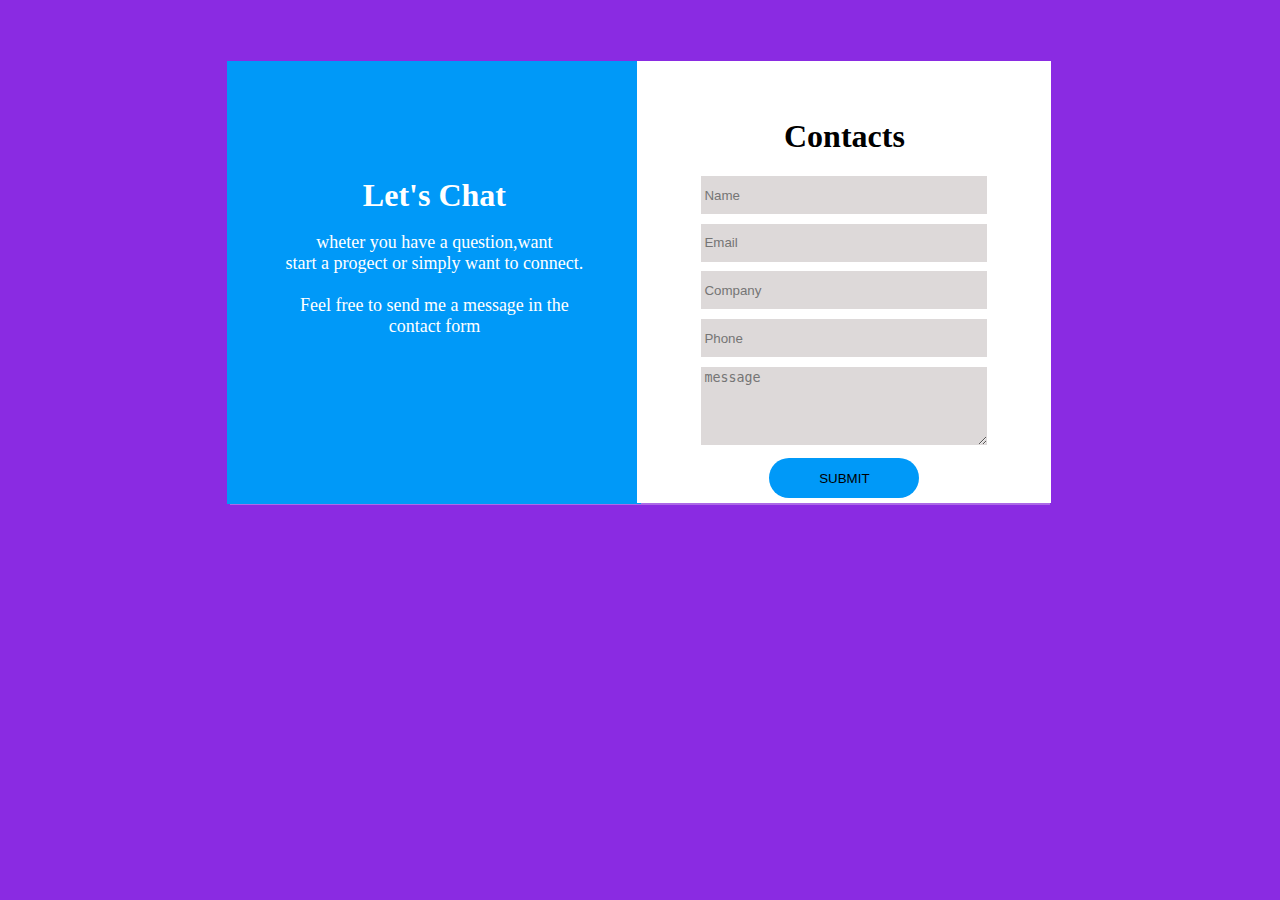
<file: Task 1/index.html>
<!DOCTYPE html>
<html lang="en">
<head>
    <meta charset="UTF-8">
    <meta name="viewport" content="width=device-width, initial-scale=1.0">
    <link rel="stylesheet" href="CSS/Style.css">
    <title>Document</title>
</head>
<body>
    <div id="Maindiv">
        <table>
            <thead></thead>
            <tbody>
                <tr>
                    <td>
                        <div id="Leftdiv" class="insideDiv">
                            <div class="inner_Leftdiv">
                                <span class="whitetextcolor">
                                    Let's Chat
                                </span>
                                <p class="whitetextcolor">
                                    wheter you have a question,want <br>
                                    start a progect or simply want to connect. <br><br>
                                    Feel free to send me a message in the <br>
                                    contact form
                                </p>
                            </div>
                        </div>
                    </td>
                    <td>
                        <div id="Rightdiv" class="insideDiv">
                            <h1 >Contacts</h1>
                            <input type="text" required placeholder="Name"  class="inputs">
                            <input type="email" required placeholder="Email" class="inputs">
                            <input type="text" placeholder="Company"class="inputs">
                            <input type="tel" placeholder="Phone"class="inputs">
                            <textarea placeholder="message" class="inputs"></textarea>
                            <br>
                            <input type="button" value="SUBMIT" id="button">
                        </div>
                    </td>
                </tr>
            </tbody>
        </table>
    </div>
</body>
</html>
</file>
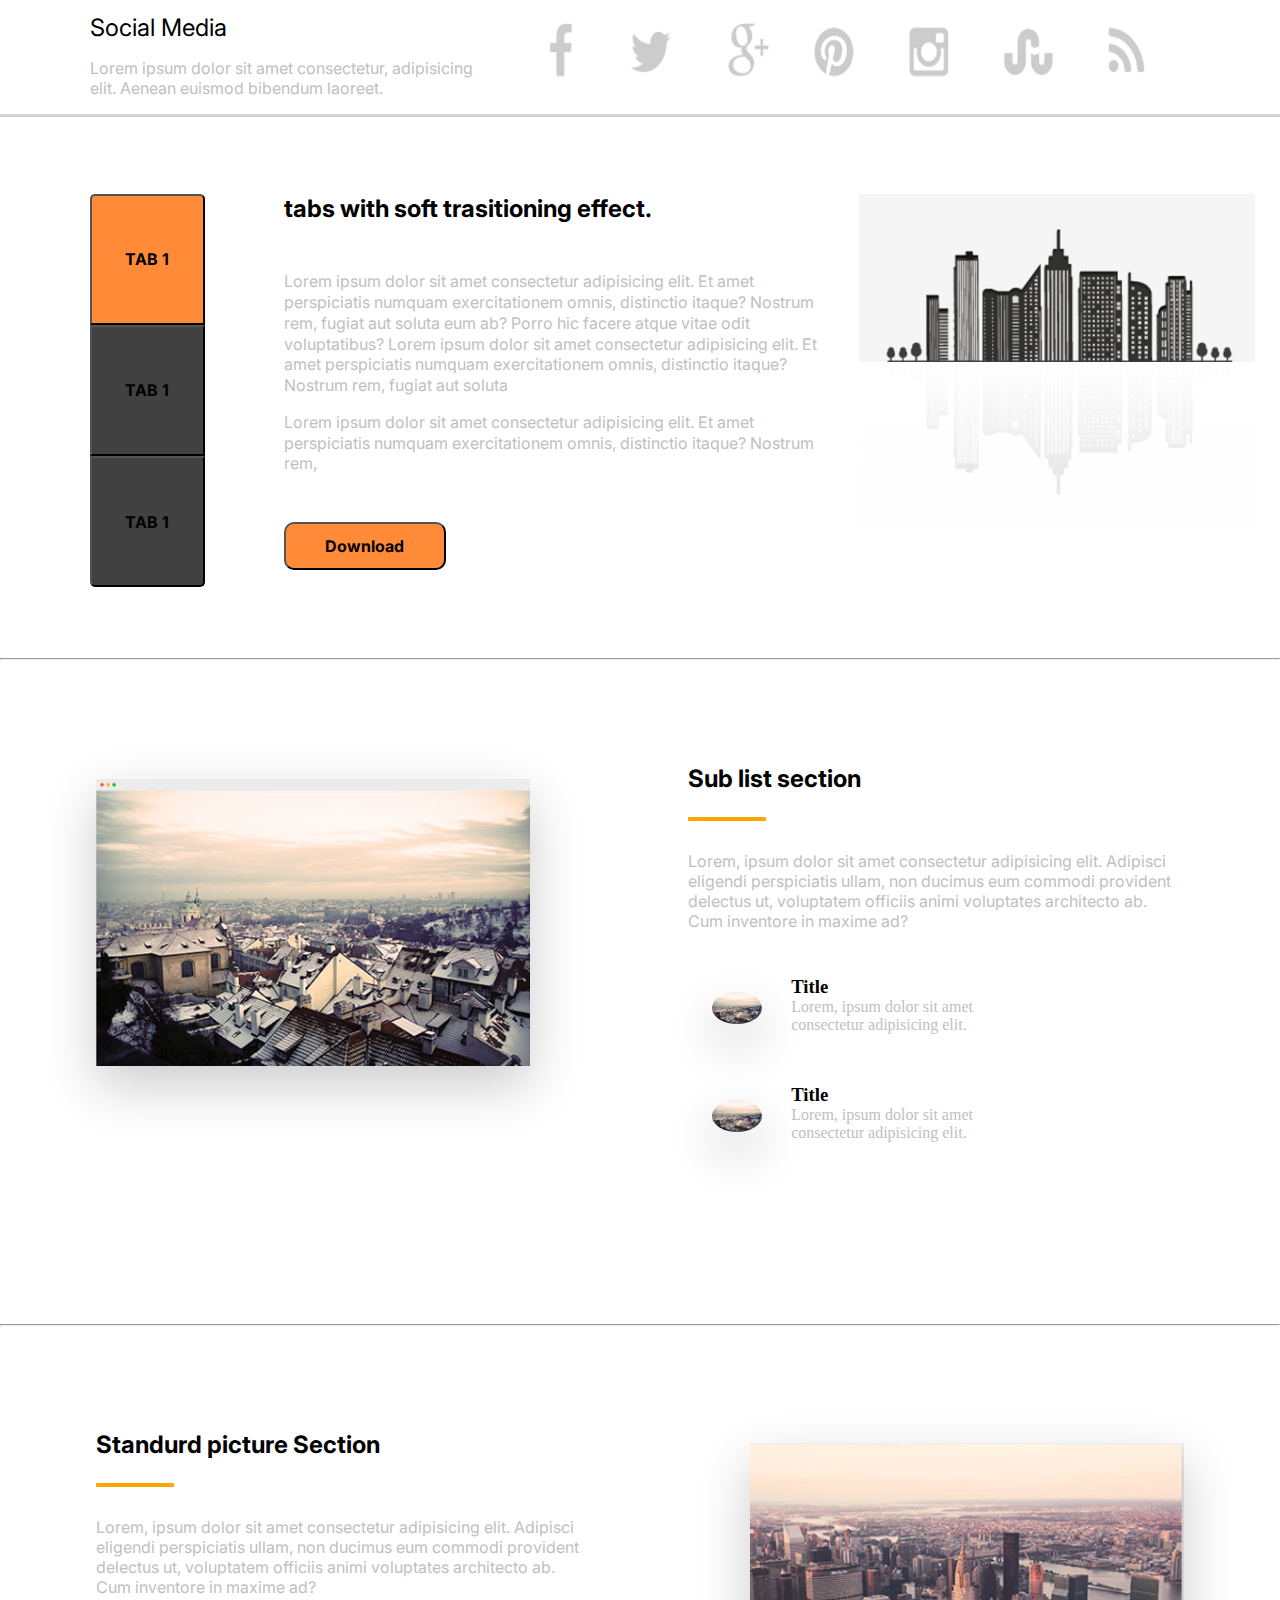
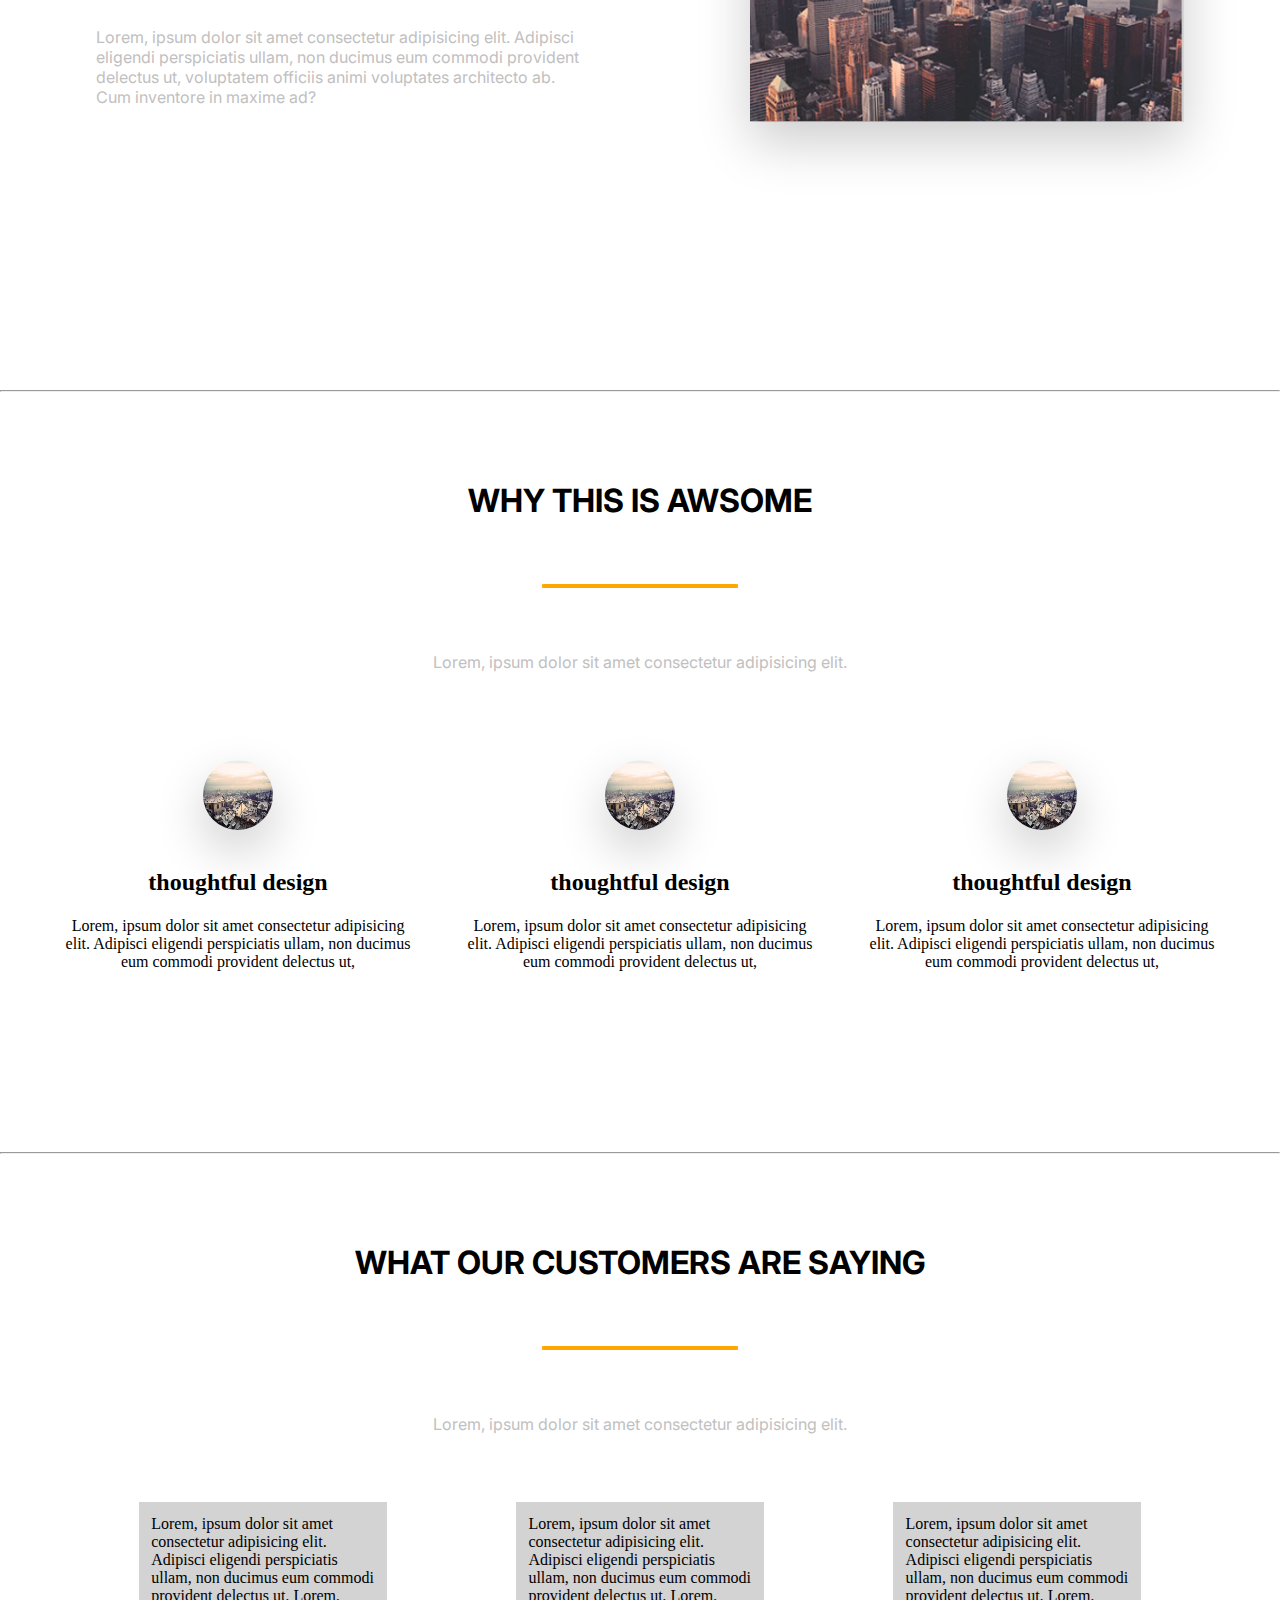
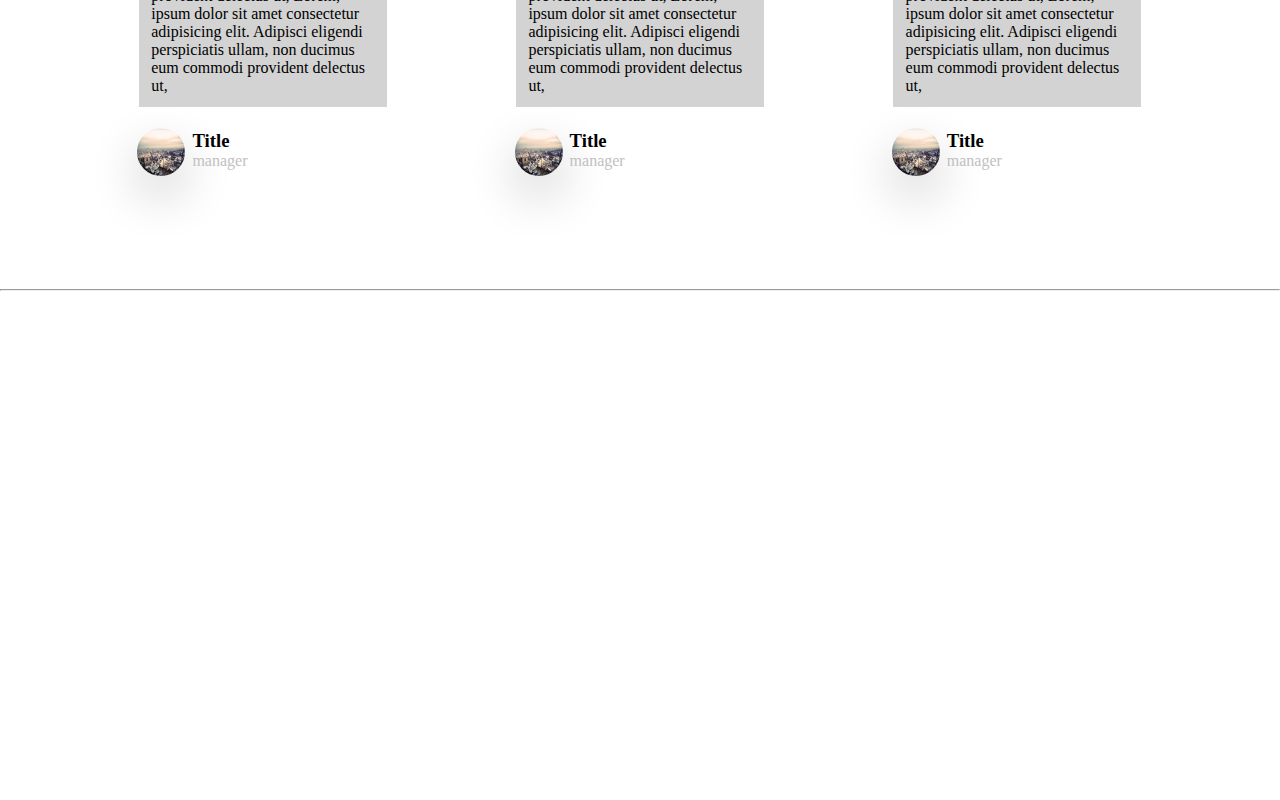
<file: Task_2/index.html>
<!DOCTYPE html>
<html lang="en">
<head>
    <meta charset="UTF-8">
    <meta name="viewport" content="width=device-width, initial-scale=1.0">
    <title>Document</title>
    <link rel="stylesheet" href="CSS/style.css">

    <link rel="preconnect" href="https://fonts.googleapis.com">
    <link rel="preconnect" href="https://fonts.gstatic.com" crossorigin>
    <link href="https://fonts.googleapis.com/css2?family=Inter:ital,opsz,wght@0,14..32,100..900;1,14..32,100..900&display=swap" rel="stylesheet">

</head>
<body>
    <section>
        <div class="verticalalignbuttom lowerborder" id="first_div">
            <div class="inlineblock uppadding" id="socialmedia">
                <span class="bigfont addfontfamily">Social Media</span>
                <p class="muted addfontfamily">
                    Lorem ipsum dolor sit amet consectetur, adipisicing elit. 
                    Aenean euismod bibendum laoreet.
                </p>
            </div>
            <img src="images/image.png">
        </div>
    </section>

    <!-- ---------------------- -->

    <section id="second-section">
        <div>
            <div class="inlineblock heightinpx" id="left">
                <button class="addfontfamily orangebackground topbuttom">
                    TAB 1
                </button>
                <button class="addfontfamily darkgraybackground">
                    TAB 1
                </button>
                <button class="addfontfamily darkgraybackground lastbuttom">
                    TAB 1
                </button>
            </div>
            <div class="inlineblock heightinpx" id="middle">
                <h2 class="addfontfamily">
                    tabs with soft trasitioning effect.
                </h2>
                <p class="muted margintopy addfontfamily">
                    Lorem ipsum dolor sit amet consectetur adipisicing elit. Et amet perspiciatis 
                    numquam exercitationem omnis, distinctio itaque? Nostrum rem, fugiat aut soluta 
                    eum ab? Porro hic facere atque vitae odit voluptatibus?
                    Lorem ipsum dolor sit amet consectetur adipisicing elit. Et amet perspiciatis 
                    numquam exercitationem omnis, distinctio itaque? Nostrum rem, fugiat aut soluta 
                </p>
                <p class="muted martintopy addfontfamily">
                    Lorem ipsum dolor sit amet consectetur adipisicing elit. Et amet perspiciatis 
                    numquam exercitationem omnis, distinctio itaque? Nostrum rem,
                </p>
                <button id="download" class="addfontfamily orangebackground">Download</button>
            </div>
            <div class="inlineblock heightinpx" id="right">
                <img src="images/buldings.png" class="main-img">
                <img src="images/buldings.png" class="reflection-img">
            </div>
        </div>
        <hr class="widehr">
    </section>


    <!-- ------------------------------- -->

    <section id="thirdsection">
        <div id="maindiv" class="maindiv">
            <div class="setmargin left">
                <img src="images/city.png">
            </div>
            <div class="setmargin right">
                <h2 class="addfontfamily">Sub list section</h2>
                <hr class="margintopy orange ">
                <p class="margintopy muted addfontfamily">
                    Lorem, ipsum dolor sit amet consectetur adipisicing elit. 
                    Adipisci eligendi perspiciatis ullam, non ducimus eum commodi provident delectus ut,
                     voluptatem officiis animi voluptates architecto ab. Cum inventore in maxime ad?
                </p>
                <div class="margintopy">
                    <div id="Ph" class="photo smallheight inlineblock ">
                        <img src="images/city.png" class="icon center">
                    </div>
                    <div id="Ti" class="title smallheight inlineblock">
                        <h3>Title</h3>
                        <p class="muted" style="margin-top: 0% !important;">
                            Lorem, ipsum dolor sit amet consectetur adipisicing elit. 
                        </p>
                    </div>
                </div>
                <div class="margintopy">
                    <div id="Ph" class="photo smallheight inlineblock ">
                        <img src="images/city.png" class="icon center">
                    </div>
                    <div id="Ti" class="title smallheight inlineblock">
                        <h3>Title</h3>
                        <p class="muted" style="margin-top: 0% !important;">
                            Lorem, ipsum dolor sit amet consectetur adipisicing elit. 
                        </p>
                    </div>
                </div>
            </div>
        </div>
        <hr class="widehr">
    </section>
    <!-- ------------------ -->
    <section id="thirdsection">
        <div id="maindiv" class="maindiv">
            <div class="setmargin right">
                <h2 class="addfontfamily">Standurd picture Section</h2>
                <hr class="margintopy orange ">
                <p class="margintopy muted addfontfamily">
                    Lorem, ipsum dolor sit amet consectetur adipisicing elit. 
                    Adipisci eligendi perspiciatis ullam, non ducimus eum commodi provident delectus ut,
                     voluptatem officiis animi voluptates architecto ab. Cum inventore in maxime ad?
                </p>
                <p class="margintopy muted addfontfamily">
                    Lorem, ipsum dolor sit amet consectetur adipisicing elit. 
                    Adipisci eligendi perspiciatis ullam, non ducimus eum commodi provident delectus ut,
                     voluptatem officiis animi voluptates architecto ab. Cum inventore in maxime ad?
                </p>
                
            </div>
            <div class="setmargin left">
                <img src="images/Screenshot 2025-07-09 002454.png">
            </div>
        </div>
        <hr class="widehr">
    </section>
    <!-- ----------------- -->
     <section id="forth">
        <h1 class="addfontfamily">WHY THIS IS AWSOME</h1>
        <hr class="margintopy orange smallhr">
        <p class="muted addfontfamily centerp">
            Lorem, ipsum dolor sit amet consectetur adipisicing elit.
        </p>
        <div id="maindiv" class="maindiv">
            <div class="innerdiv">
                <img src="images/city.png">
                <h2 class="centerp">thoughtful design</h2>
                <p class="centerp">
                    Lorem, ipsum dolor sit amet consectetur adipisicing elit. 
                    Adipisci eligendi perspiciatis ullam, non ducimus eum commodi provident delectus ut,
                </p>
            </div>
            <div class="innerdiv">
                <img src="images/city.png">
                <h2 class="centerp">thoughtful design</h2>
                <p class="centerp">
                    Lorem, ipsum dolor sit amet consectetur adipisicing elit. 
                    Adipisci eligendi perspiciatis ullam, non ducimus eum commodi provident delectus ut,
                </p>
                
            </div>
            <div class="innerdiv">
                <img src="images/city.png">
                <h2 class="centerp">thoughtful design</h2>
                <p class="centerp">
                    Lorem, ipsum dolor sit amet consectetur adipisicing elit. 
                    Adipisci eligendi perspiciatis ullam, non ducimus eum commodi provident delectus ut,
                </p>

            </div>
        </div>
        <hr class="widehr">
     </section>
     <!-- ---------------------------- -->
     <section id="forth">
        <h1 class="addfontfamily">WHAT OUR CUSTOMERS ARE SAYING</h1>
        <hr class="margintopy orange smallhr">
        <p class="muted addfontfamily centerp">
            Lorem, ipsum dolor sit amet consectetur adipisicing elit.
        </p>
        <div id="maindiv" class="maindiv">
            <div class="innerdivV2">
                <p class="graybg paddingp">
                    Lorem, ipsum dolor sit amet consectetur adipisicing elit. 
                    Adipisci eligendi perspiciatis ullam, non ducimus eum commodi provident delectus ut,
                    Lorem, ipsum dolor sit amet consectetur adipisicing elit. 
                    Adipisci eligendi perspiciatis ullam, non ducimus eum commodi provident delectus ut,
                </p>
                <div class="margintopy">
                    <div id="Ph" class="photo smallheight inlineblock ">
                        <img src="images/city.png" class="iconv2">
                    </div>
                    <div id="Ti" class="title smallheight inlineblock">
                        <h3>Title</h3>
                        <p class="muted" style="margin-top: 0% !important;">
                            manager 
                        </p>
                    </div>
                </div>
            </div>
            <div class="innerdivV2">
                <p class="graybg paddingp">
                    Lorem, ipsum dolor sit amet consectetur adipisicing elit. 
                    Adipisci eligendi perspiciatis ullam, non ducimus eum commodi provident delectus ut,
                    Lorem, ipsum dolor sit amet consectetur adipisicing elit. 
                    Adipisci eligendi perspiciatis ullam, non ducimus eum commodi provident delectus ut,
                </p>
                <div class="margintopy">
                    <div id="Ph" class="photo smallheight inlineblock ">
                        <img src="images/city.png" class="iconv2">
                    </div>
                    <div id="Ti" class="title smallheight inlineblock">
                        <h3>Title</h3>
                        <p class="muted" style="margin-top: 0% !important;">
                            manager 
                        </p>
                    </div>
                </div>
            </div>
            <div class="innerdivV2">
                <p class="graybg paddingp">
                    Lorem, ipsum dolor sit amet consectetur adipisicing elit. 
                    Adipisci eligendi perspiciatis ullam, non ducimus eum commodi provident delectus ut,
                    Lorem, ipsum dolor sit amet consectetur adipisicing elit. 
                    Adipisci eligendi perspiciatis ullam, non ducimus eum commodi provident delectus ut,
                </p>
                <div class="margintopy">
                    <div id="Ph" class="photo smallheight inlineblock ">
                        <img src="images/city.png" class="iconv2">
                    </div>
                    <div id="Ti" class="title smallheight inlineblock">
                        <h3>Title</h3>
                        <p class="muted" style="margin-top: 0% !important;">
                            manager 
                        </p>
                    </div>
                </div>
            </div>
        </div>
        <hr class="widehr">
     </section>
</body>
</html>
</file>
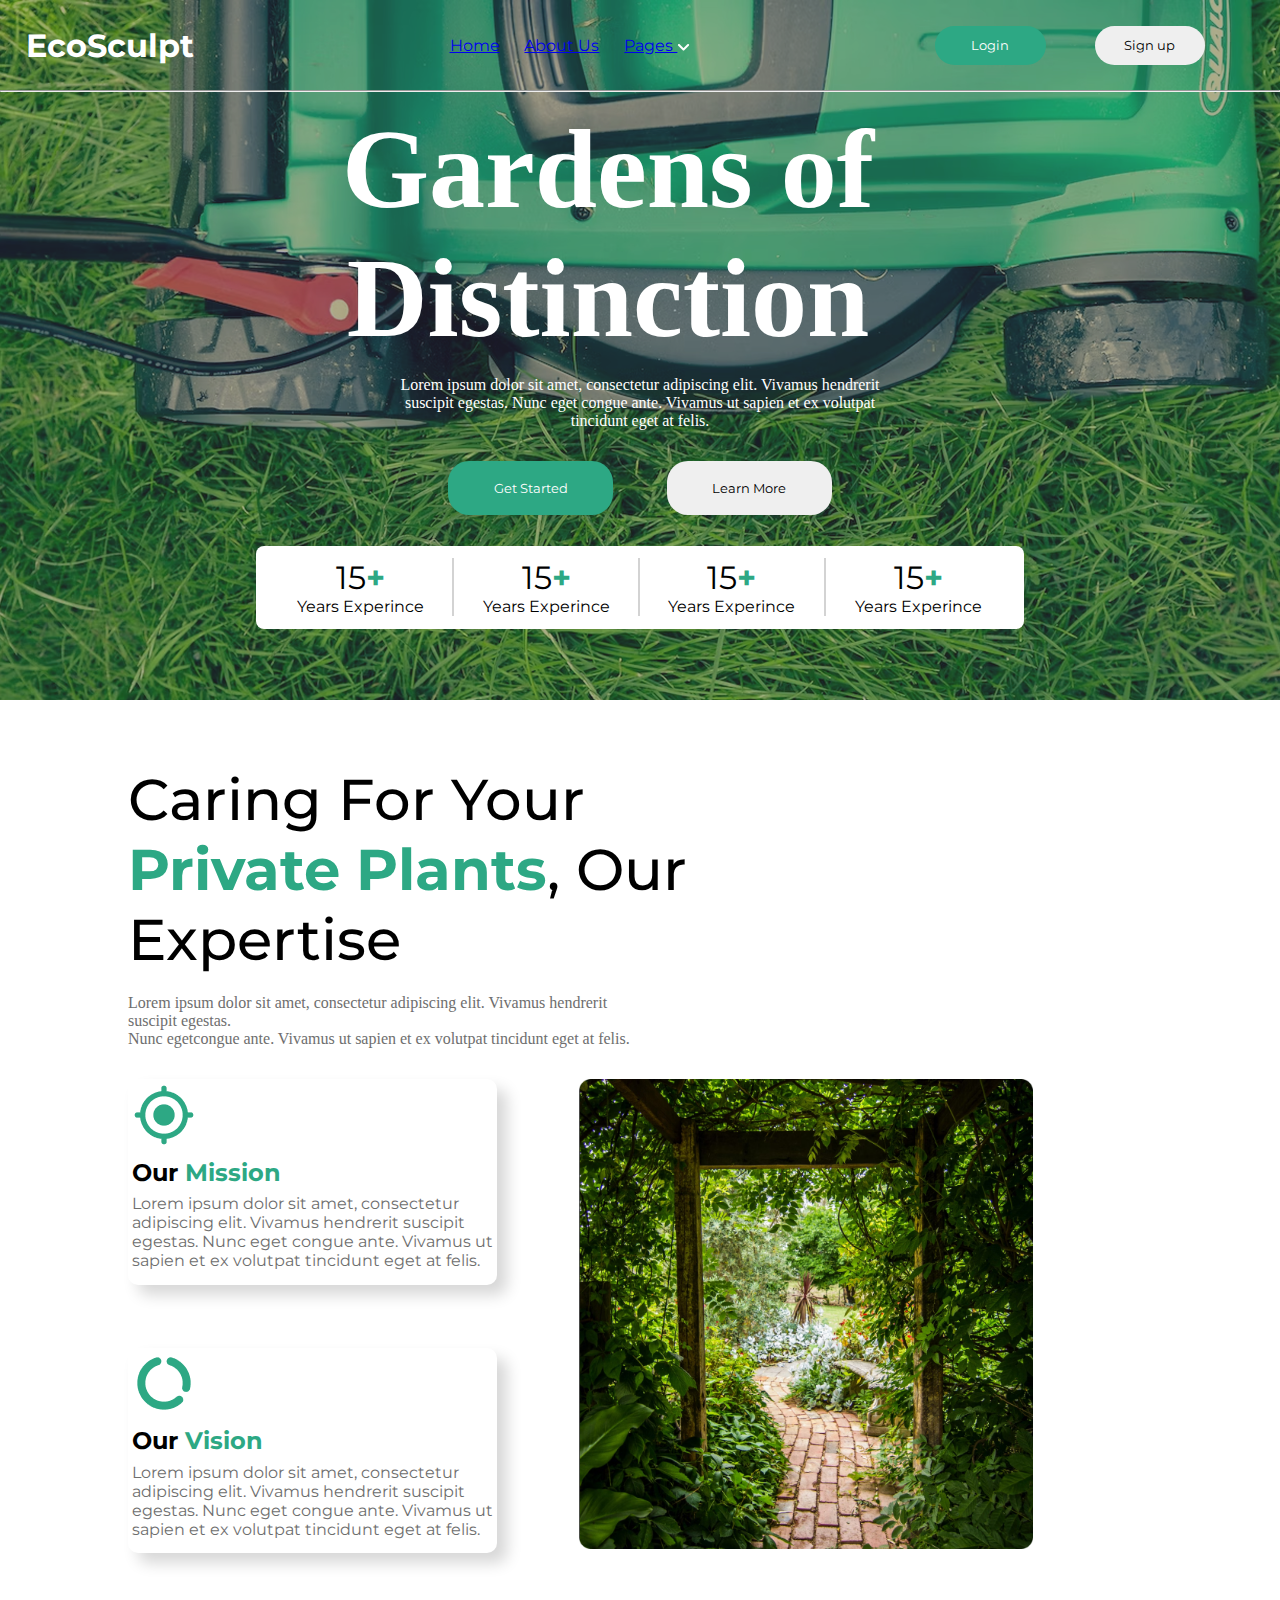
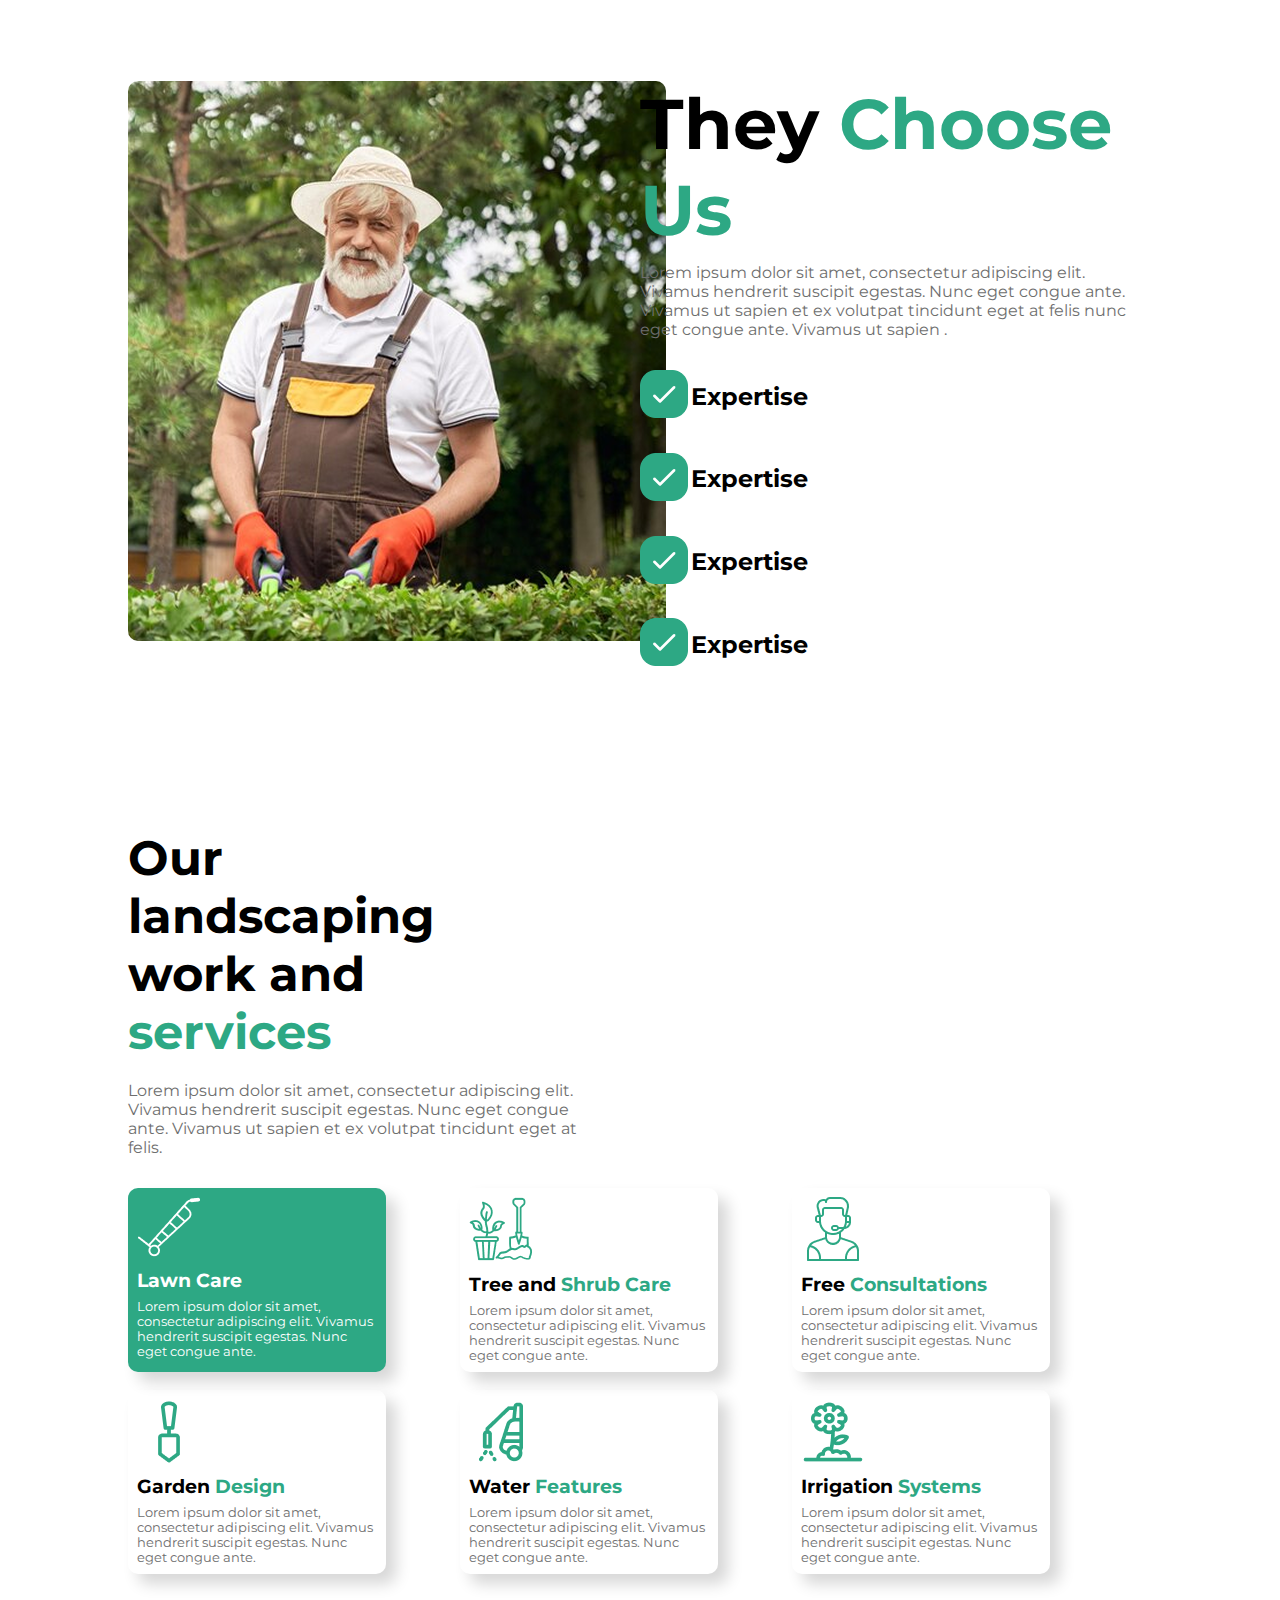
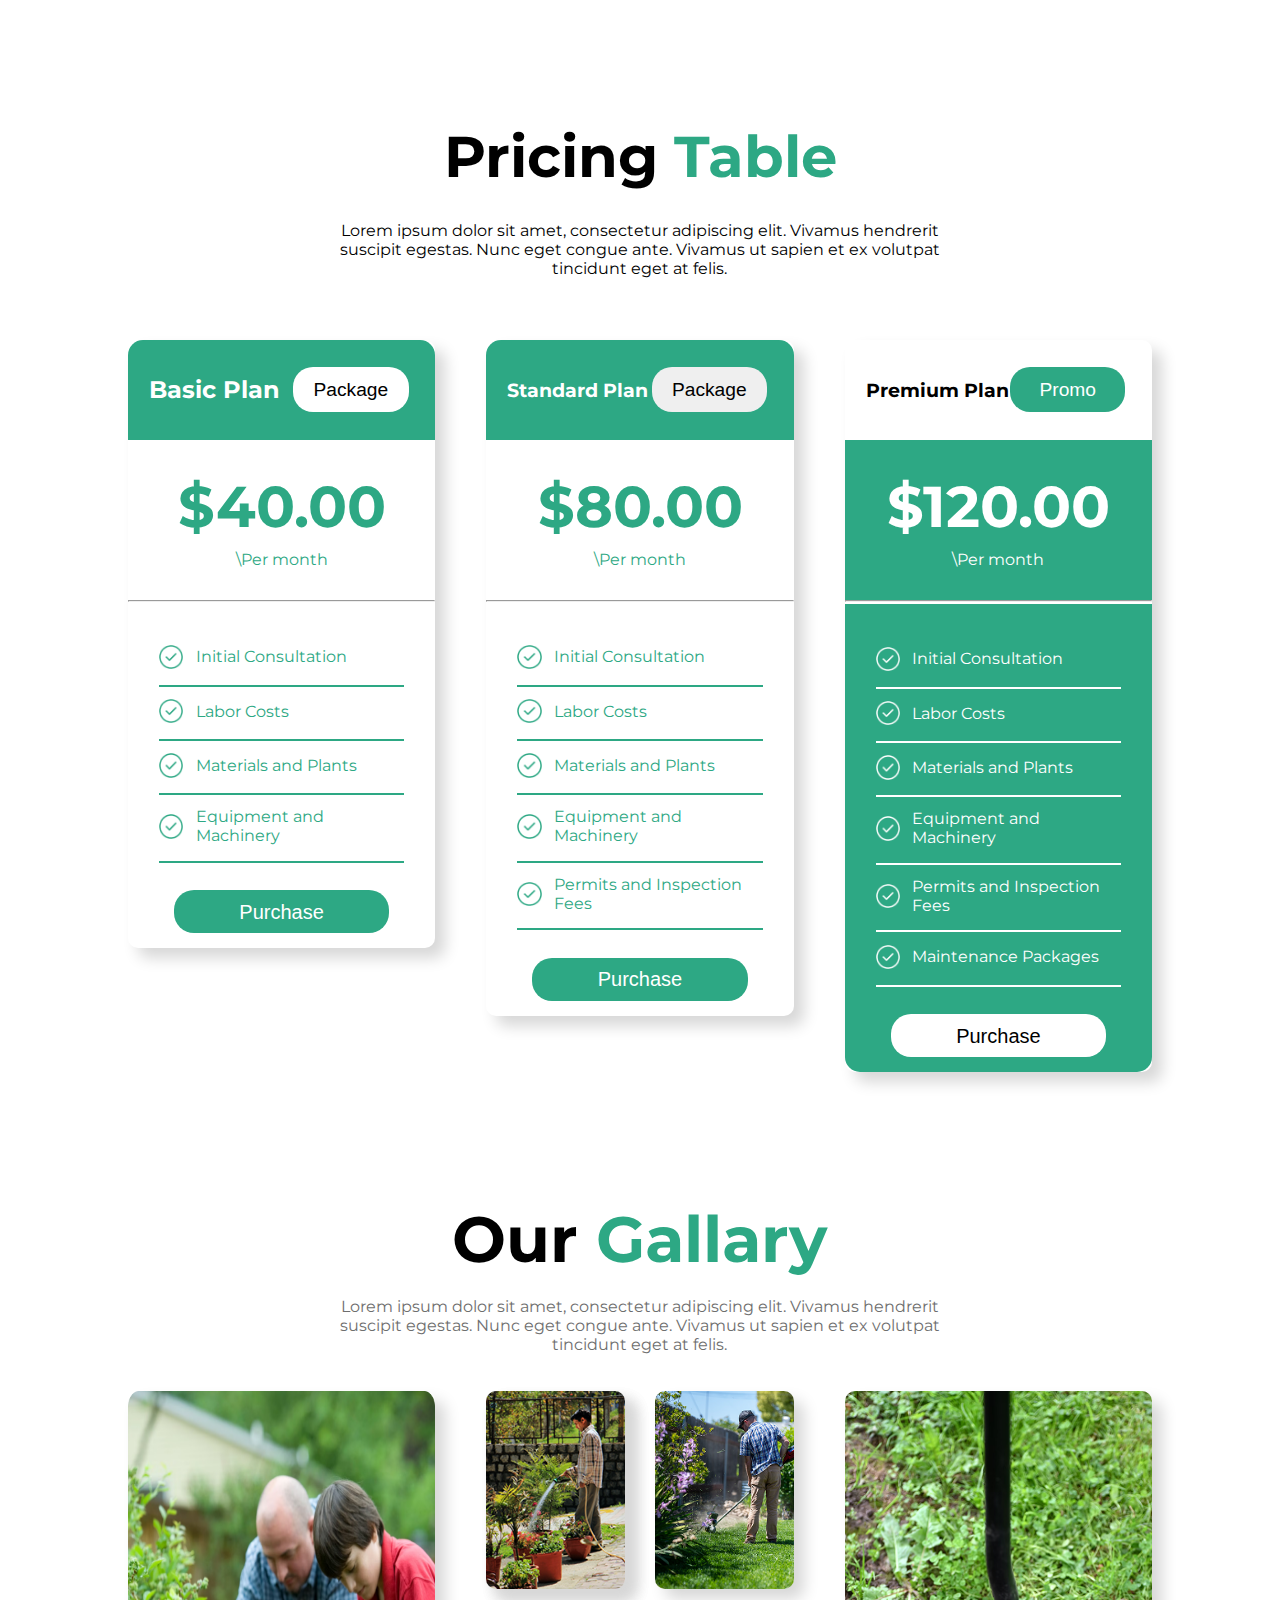
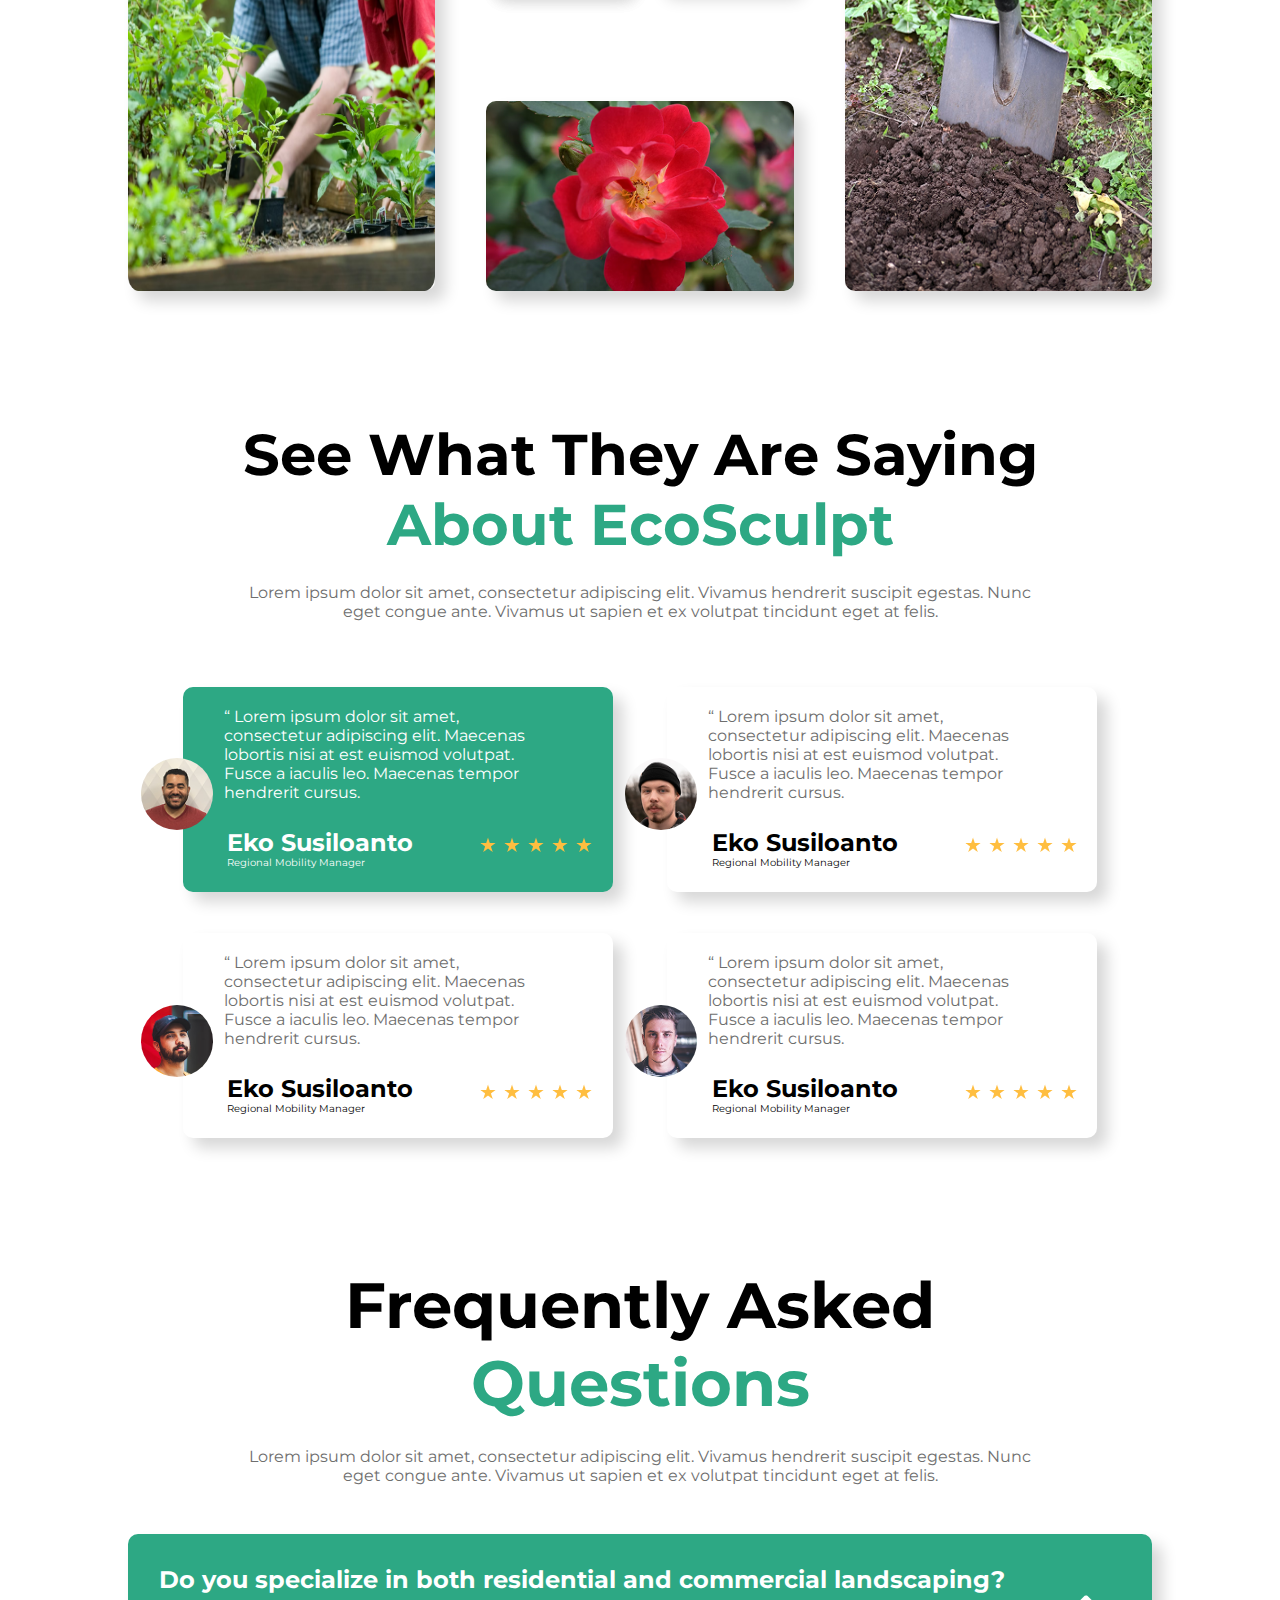
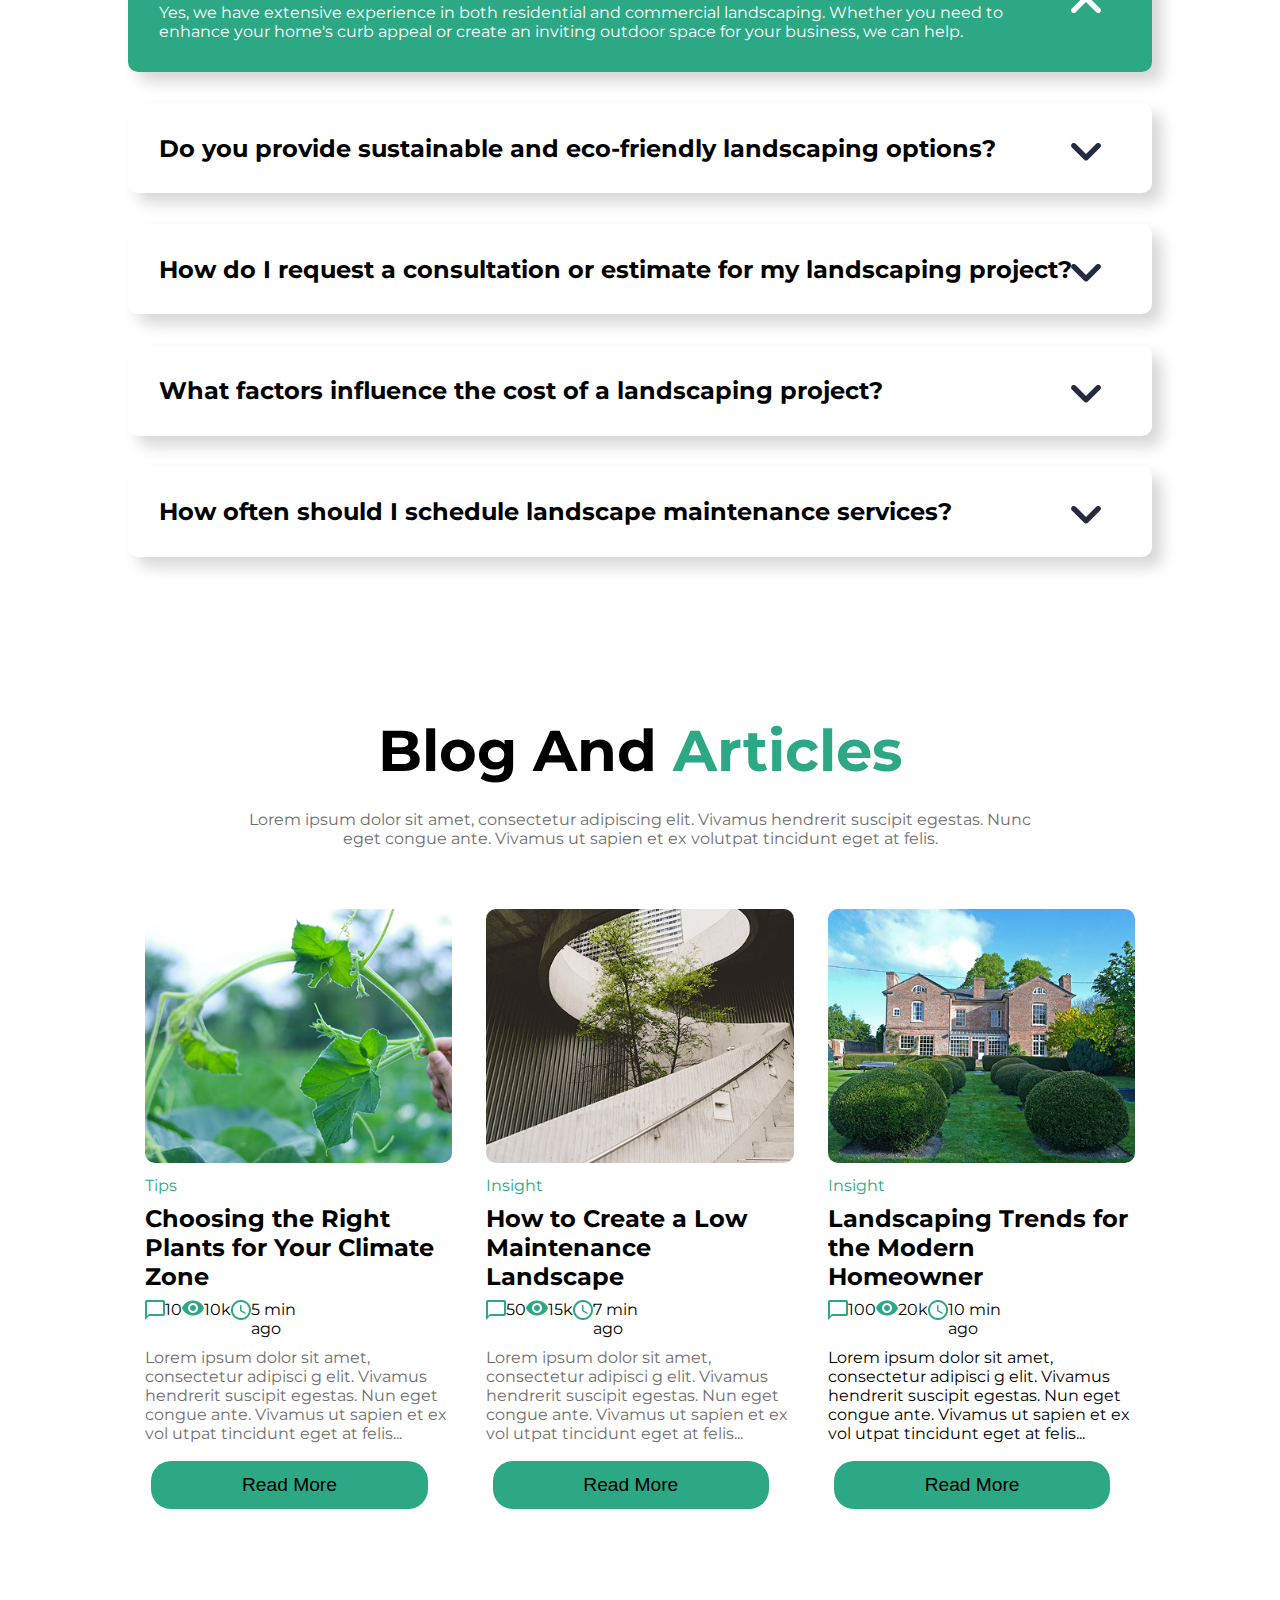
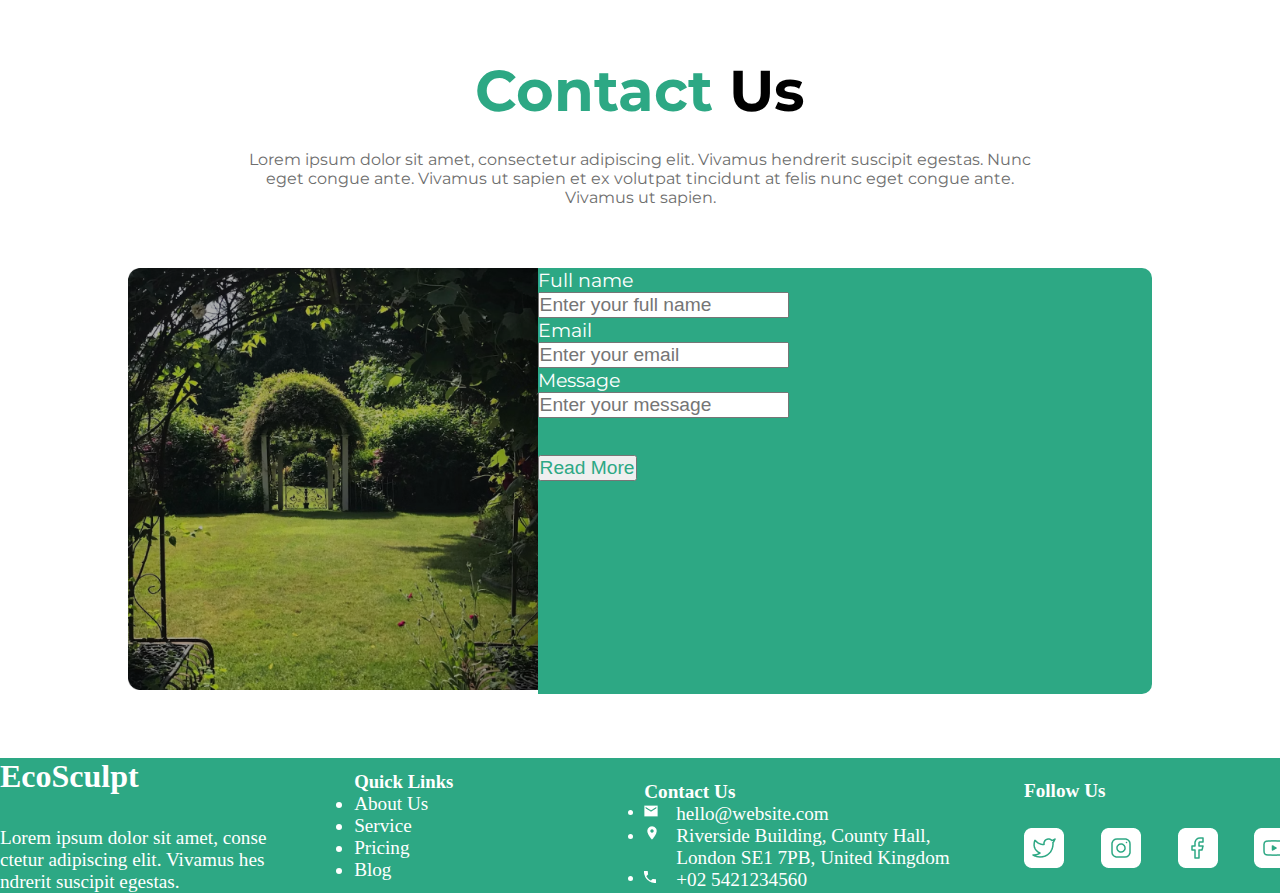
<file: Task_3/index.html>
<!DOCTYPE html>
<html lang="en">
<head>
    <meta charset="UTF-8">
    <meta name="viewport" content="width=device-width, initial-scale=1.0">
    <link rel="stylesheet" href="css/style.css">
    <title>Document</title>

    <link rel="preconnect" href="https://fonts.googleapis.com">
    <link rel="preconnect" href="https://fonts.gstatic.com" crossorigin>
    <link href="https://fonts.googleapis.com/css2?family=Montserrat:ital,wght@0,100..900;1,100..900&display=swap" rel="stylesheet">

</head>
<body>
    <section id="page1">
        <nav id="nav" class="flex spc-between whitetxt">
            <div class="w-30 ">
                <h3 class="addfontfamily lgfont ">EcoSculpt</h3>
            </div>
            <div class="w-20 flex alignselfcenter spc-between mr11">
                <a href="#" class="mr2 addfontfamily">Home</a>
                <a href="#" class="mr2 addfontfamily">About Us</a>
                <a href="#" class="mr2 addfontfamily">Pages <img src="images/hero/Vector.png" alt=""></a>
            </div>
            <div class="w-30 flex spc-evenly addfontfamily">
                <button class="green">Login</button>
                <button>Sign up</button>
            </div>
        </nav>
        <hr class="whitetxt">
        <div class="centertxt">
            <h1 class="xxlgfont whitetxt Bold hero">Gardens of Distinction</h1>
            <p class="whitetxt hero">Lorem ipsum dolor sit amet, consectetur adipiscing elit. Vivamus hendrerit suscipit egestas. 
            Nunc eget congue ante. Vivamus ut sapien et ex volutpat tincidunt eget at felis.</p>
        </div>
        <div class="center w-30 flex spc-between">
                <button class="green hero">Get Started</button>
                <button class="hero">Learn More</button>
        </div>
        <div id="bigdiv" class="flex spc-between w-60 center p1 whitebg addfontfamily mb3">
            <div class="smalldiv">
                <h2 class="lgfont centertxt Thin">15<span class="greentxt Bold">+</span></h2>
                <p class="centertxt">Years Experince</p>
            </div>
            <div class="smalldiv">
                <h2 class="lgfont centertxt Thin">15<span class="greentxt Bold">+</span></h2>
                <p class="centertxt">Years Experince</p>
            </div>
            <div class="smalldiv">
                <h2 class="lgfont centertxt Thin">15<span class="greentxt Bold">+</span></h2>
                <p class="centertxt">Years Experince</p>
            </div>
            <div class="w-25">
                <h2 class="lgfont centertxt Thin">15<span class="greentxt Bold">+</span></h2>
                <p class="centertxt">Years Experince</p>
            </div>
        </div>
    </section>
    <section id="page2" class="container">
        <div class="">
            <h1 class="xlrgfong addfontfamily w-60 semibold mb2">Caring For Your <span class="greentxt Bold">Private Plants</span>, Our Expertise</h1>
            <p class="w-50 muted">Lorem ipsum dolor sit amet, consectetur adipiscing elit. 
                Vivamus hendrerit suscipit egestas.<br> Nunc egetcongue ante. Vivamus ut sapien et ex volutpat tincidunt eget at felis.</p>
        </div>

        <div class="flex mt3 spc-between w-80 addfontfamily">
            <div class="flex columns w-45 spc-between">
                <div class="shadowbr radius p1">
                    <img src="images/about us/Icon.png" class="mb2">
                    <h2 class="mb2">Our <span class="greentxt Bold">Mission</span></h2>
                    <p class="mb3 muted">Lorem ipsum dolor sit amet, consectetur adipiscing elit. Vivamus hendrerit suscipit egestas. 
                        Nunc eget congue ante. Vivamus ut sapien et ex volutpat tincidunt eget at felis.</p>
                </div>
                <div class="shadowbr radius p1">
                    <img src="images/about us/Icon(1).png" class="mb2">
                    <h2 class="mb2">Our <span class="greentxt Bold">Vision</span></h2>
                    <p class="mb3 muted">Lorem ipsum dolor sit amet, consectetur adipiscing elit. Vivamus hendrerit suscipit egestas. 
                        Nunc eget congue ante. Vivamus ut sapien et ex volutpat tincidunt eget at felis.</p>
                </div>
            </div>
            <div class="w-45">
                <img src="images/about us/Image Placeholder.png" class="h420px" >
            </div>
        </div>
    </section>
    <section id="page3" class="container flex spc-between">
        <div class="w-50">
            <img src="images/why choose us/image 3.png" class="radius">
        </div>
        <div class="w-50 addfontfamily">
            <h2 class="mb2 header">They <span class="greentxt Bold">Choose Us</span></h2>
            <p class="muted">Lorem ipsum dolor sit amet, consectetur adipiscing elit. Vivamus hendrerit suscipit egestas. 
                Nunc eget congue ante. Vivamus ut sapien et ex volutpat tincidunt eget at felis  
                nunc eget congue ante. Vivamus ut sapien .</p>
            <div class="flex alignitems spc-between mb6 mt6">
                <div class="w-10">
                    <img src="images/why choose us/Icon.png" alt="">
                </div>
                <div class="w-90"><h2>Expertise</h2></div>
            </div>
            <div class="flex alignitems spc-between mb6 mt6">
                <div class="w-10">
                    <img src="images/why choose us/Icon.png" alt="">
                </div>
                <div class="w-90"><h2>Expertise</h2></div>
            </div>
            <div class="flex alignitems spc-between mb6 mt6">
                <div class="w-10">
                    <img src="images/why choose us/Icon.png" alt="">
                </div>
                <div class="w-90"><h2>Expertise</h2></div>
            </div>
            <div class="flex alignitems spc-between mb6 mt6">
                <div class="w-10">
                    <img src="images/why choose us/Icon.png" alt="">
                </div>
                <div class="w-90"><h2>Expertise</h2></div>
            </div>
        </div>
    </section>
    <section id="page4" class="container addfontfamily">
        <h2 class="mb2 xlgfont w-40">Our landscaping work and <span class="greentxt Bold">services</span></h2>
        <p class="muted w-45 mb3">Lorem ipsum dolor sit amet, consectetur adipiscing elit. Vivamus hendrerit suscipit egestas. Nunc eget congue ante. 
            Vivamus ut sapien et ex volutpat tincidunt eget at felis.</p>
            <div class="row">
                <div class="card p1 mb2 shadowbr greenbg radius">
                    <img src="images/our survices/1.png" >
                    <h3 class="mt3 whitetxt">Lawn Care</h2>
                    <p class="mt3 smfont whitetxt">Lorem ipsum dolor sit amet, consectetur adipiscing elit. 
                        Vivamus hendrerit suscipit egestas. Nunc eget congue ante. </p>
                </div>
                <div class="card p1 mb2 shadowbr radius">
                    <img src="images/our survices/2.png" >
                    <h3 class="mt3">Tree and <span class="greentxt Bold">Shrub Care</span></h2>
                    <p class="mt3 muted smfont">Lorem ipsum dolor sit amet, consectetur adipiscing elit. 
                        Vivamus hendrerit suscipit egestas. Nunc eget congue ante. </p>
                </div>
                <div class="card p1 mb2 shadowbr radius">
                    <img src="images/our survices/3.png" >
                    <h3 class="mt3">Free <span class="greentxt Bold">Consultations</span></h2>
                    <p class="mt3 muted smfont">Lorem ipsum dolor sit amet, consectetur adipiscing elit. 
                        Vivamus hendrerit suscipit egestas. Nunc eget congue ante. </p>
                </div>
                <div class="card p1 mb2 shadowbr radius">
                    <img src="images/our survices/4.png" >
                    <h3 class="mt3">Garden <span class="greentxt Bold">Design</span></h2>
                    <p class="mt3 muted smfont">Lorem ipsum dolor sit amet, consectetur adipiscing elit. 
                        Vivamus hendrerit suscipit egestas. Nunc eget congue ante. </p>
                </div>
                <div class="card p1 mb2 shadowbr radius">
                    <img src="images/our survices/5.png" >
                    <h3 class="mt3">Water <span class="greentxt Bold">Features</span></h2>
                    <p class="mt3 muted smfont">Lorem ipsum dolor sit amet, consectetur adipiscing elit. 
                        Vivamus hendrerit suscipit egestas. Nunc eget congue ante. </p>
                </div>
                <div class="card p1 mb2 shadowbr radius">
                    <img src="images/our survices/6.png" >
                    <h3 class="mt3">Irrigation <span class="greentxt Bold">Systems</span></h2>
                    <p class="mt3 muted smfont">Lorem ipsum dolor sit amet, consectetur adipiscing elit. 
                        Vivamus hendrerit suscipit egestas. Nunc eget congue ante. </p>
                </div>
            </div>
    </section>
    <section id="page5" class="container addfontfamily">
        <h2 class="centertxt xlrgfong mb3">Pricing <span class="greentxt Bold">Table</span></h2>
        <p class="centertxt w-60 center mb6">Lorem ipsum dolor sit amet, consectetur adipiscing elit. Vivamus hendrerit suscipit egestas. 
            Nunc eget congue ante. Vivamus ut sapien et ex volutpat tincidunt eget at felis.</p>

        <div class="flex spc-between alignitemstop">

            <div class="w-30 shadowbr greentxt hiddenoverflow radius">
                <div class="flex  alignitems packagetop greenbg p1">
                    <div class="w-50 inline-block ml4 whitetxt"><h2>Basic Plan</h2></div>
                    <div class="w-40">
                        <button class="inline-block package midfont whitebg">Package</button>
                    </div>
                </div>
                <div>
                    <h2 class="centertxt mt10 xlrgfong mb3">$40.00</h2>
                    <p class="centertxt mb10">\Per month</p>
                    <hr class="greentxt">
                </div>
                <div class="pakagebutton">
                    <div>
                        <ul>
                            <li>
                                <div class="flex alignitems spc-between">
                                    <img src="images/pricing/Group 47.png" class="w-10">
                                    <p class="Thin w-85">Initial Consultation</p>
                                </div>
                            </li>
                            <li>
                                <div class="flex alignitems spc-between">
                                    <img src="images/pricing/Group 47.png" class="w-10">
                                    <p class="Thin w-85">Labor Costs</p>
                                </div>
                            </li>
                            <li>
                                <div class="flex alignitems spc-between">
                                    <img src="images/pricing/Group 47.png" class="w-10">
                                    <p class="Thin w-85">Materials and Plants</p>
                                </div>
                            </li>
                            <li>
                                <div class="flex alignitems spc-between">
                                    <img src="images/pricing/Group 47.png" class="w-10">
                                    <p class="Thin w-85">Equipment and Machinery</p>
                                </div>
                            </li>
                        </ul>
                        <button class="Purchase greenbg"><h2 class="Thin whitetxt">Purchase</h2></button>
                    </div>
                </div>
            </div >
            <div class="w-30 shadowbr greentxt radius hiddenoverflow">
                <div class="flex  alignitems packagetop greenbg p1">
                    <div class="w-50 inline-block ml4 whitetxt smfont"><h2>Standard Plan</h2></div>
                    <div class="w-40">
                        <button class="inline-block package midfont">Package</button>
                    </div>
                </div>
                <div>
                    <h2 class="centertxt mt10 xlrgfong mb3">$80.00</h2>
                    <p class="centertxt mb10">\Per month</p>
                    <hr class="greentxt">
                </div>
                <div class="pakagebutton">
                    <div>
                        <ul>
                            <li>
                                <div class="flex alignitems spc-between">
                                    <img src="images/pricing/Group 47.png" class="w-10">
                                    <p class="Thin w-85">Initial Consultation</p>
                                </div>
                            </li>
                            <li>
                                <div class="flex alignitems spc-between">
                                    <img src="images/pricing/Group 47.png" class="w-10">
                                    <p class="Thin w-85">Labor Costs</p>
                                </div>
                            </li>
                            <li>
                                <div class="flex alignitems spc-between">
                                    <img src="images/pricing/Group 47.png" class="w-10">
                                    <p class="Thin w-85">Materials and Plants</p>
                                </div>
                            </li>
                            <li>
                                <div class="flex alignitems spc-between">
                                    <img src="images/pricing/Group 47.png" class="w-10">
                                    <p class="Thin w-85">Equipment and Machinery</p>
                                </div>
                            </li>
                            <li>
                                <div class="flex alignitems spc-between">
                                    <img src="images/pricing/Group 47.png" class="w-10">
                                    <p class="Thin w-85">Permits and Inspection Fees</p>
                                </div>
                            </li>
                        </ul>
                        <button class="Purchase greenbg"><h2 class="Thin whitetxt">Purchase</h2></button>
                    </div>
                </div>
            </div >
            <div class="w-30 shadowbr radius hiddenoverflow">
                <div class="flex alignitems packagetop p1">
                    <div class="w-50 inline-block ml4 smfont"><h2>Premium Plan</h2></div>
                    <div class="w-40">
                        <button class="inline-block package midfont greenbg whitetxt">Promo</button>
                    </div>
                </div>
                <div class="greenbg ptop10  borderbuttonwhite">
                    <h2 class="centertxt xlrgfong mb3 whitetxt">$120.00</h2>
                    <p class="centertxt mb10 whitetxt">\Per month</p>
                    <hr class="greentxt">
                </div>
                <div class="pakagebutton greenbg whitetxt">
                    <div>
                        <ul>
                            <li class="white">
                                <div class="flex alignitems spc-between">
                                    <img src="images/pricing/Group 47(1).png" class="w-10">
                                    <p class="Thin w-85">Initial Consultation</p>
                                </div>
                            </li>
                            <li class="white">
                                <div class="flex alignitems spc-between">
                                    <img src="images/pricing/Group 47(1).png" class="w-10">
                                    <p class="Thin w-85">Labor Costs</p>
                                </div>
                            </li>
                            <li class="white">
                                <div class="flex alignitems spc-between">
                                    <img src="images/pricing/Group 47(1).png" class="w-10">
                                    <p class="Thin w-85">Materials and Plants</p>
                                </div>
                            </li>
                            <li class="white">
                                <div class="flex alignitems spc-between">
                                    <img src="images/pricing/Group 47(1).png" class="w-10">
                                    <p class="Thin w-85">Equipment and Machinery</p>
                                </div>
                            </li>
                            <li class="white">
                                <div class="flex alignitems spc-between">
                                    <img src="images/pricing/Group 47(1).png" class="w-10">
                                    <p class="Thin w-85">Permits and Inspection Fees</p>
                                </div>
                            </li>
                            <li class="white">
                                <div class="flex alignitems spc-between">
                                    <img src="images/pricing/Group 47(1).png" class="w-10">
                                    <p class="Thin w-85">Maintenance Packages</p>
                                </div>
                            </li>
                        </ul>
                        <button class="Purchase whitebg"><h2 class="Thin">Purchase</h2></button>
                    </div>
                </div>
            </div >
        </div>
    </section>
    <section id="page6" class="container addfontfamily">
        <div class="w-60 center">
            <h2 class="centertxt halfxxlgfont mb3">Our <span class="greentxt Bold">Gallary</span></h2>
            <p class="centertxt muted mb6">
                Lorem ipsum dolor sit amet, consectetur adipiscing elit. Vivamus hendrerit suscipit egestas. 
                Nunc eget congue ante. Vivamus ut sapien et ex volutpat tincidunt eget at felis.
            </p>
        </div>

        <div class="flex spc-between h-500">
            <div class="w-30 radius shadowbr">
                <img src="images/Gallary/1.png" >
            </div>
            <div class="w-30 flex columns spc-between">
                <div class="flex spc-between">
                    <div class="w-45 radius shadowbr">
                        <img src="images/Gallary/2.png" class="radius shadowbr">
                    </div>
                    <div class="w-45 radius shadowbr">
                        <img src="images/Gallary/3.png" class="radius">
                    </div>
                </div>
                <div class="radius shadowbr">
                    <img src="images/Gallary/4.png"  class="radius">
                </div>
            </div>
            <div class="w-30 ">
                <img src="images/Gallary/5.png" class="radius shadowbr">
            </div>
        </div>
    </section>
    <section id="page7" class="container addfontfamily">
        <div class="center w-80 center">
            <h2 class="xlrgfong centertxt mb3">See What They Are Saying <span class="greentxt">About EcoSculpt</span></h2>
            <p class="muted centertxt mb3">Lorem ipsum dolor sit amet, consectetur adipiscing elit. Vivamus hendrerit suscipit egestas. 
                Nunc eget congue ante. Vivamus ut sapien et ex volutpat tincidunt eget at felis.</p>
        </div>

        <div class="row">

            <div class="card shadowbr radius relative greenbg whitetxt">
                <p class="mb6 w-90 ">
                    “ Lorem ipsum dolor sit amet, consectetur adipiscing elit. 
                    Maecenas lobortis nisi at est euismod volutpat. Fusce a iaculis leo. Maecenas tempor hendrerit cursus. 
                </p>
                <div class="flex p1 spc-between alignitems">
                    <div class="w-80">
                        <h2>Eko Susiloanto</h2>
                        <p class="xsmfont">Regional Mobility Manager</p>
                    </div>
                    <div class="w-30">
                        <img src="images/Testimonial/Frame 14.png">
                    </div>
                </div>
                <div class="absolute">
                    <img src="images/Testimonial/image 19.png" class="w-90 icon">
                </div>
            </div>


            <div class="card shadowbr radius relative">
                <p class="muted mb6 w-90">
                    “ Lorem ipsum dolor sit amet, consectetur adipiscing elit. 
                    Maecenas lobortis nisi at est euismod volutpat. Fusce a iaculis leo. Maecenas tempor hendrerit cursus. 
                </p>
                <div class="flex p1 spc-between alignitems">
                    <div class="w-80">
                        <h2>Eko Susiloanto</h2>
                        <p class="xsmfont">Regional Mobility Manager</p>
                    </div>
                    <div class="w-30">
                        <img src="images/Testimonial/Frame 14.png">
                    </div>
                </div>
                <div class="absolute">
                    <img src="images/Testimonial/image 19(1).png" class="w-90 icon">
                </div>
            </div>


            <div class="card shadowbr radius relative">
                <p class="muted mb6 w-90">
                    “ Lorem ipsum dolor sit amet, consectetur adipiscing elit. 
                    Maecenas lobortis nisi at est euismod volutpat. Fusce a iaculis leo. Maecenas tempor hendrerit cursus. 
                </p>
                <div class="flex p1 spc-between alignitems">
                    <div class="w-80">
                        <h2>Eko Susiloanto</h2>
                        <p class="xsmfont">Regional Mobility Manager</p>
                    </div>
                    <div class="w-30">
                        <img src="images/Testimonial/Frame 14.png">
                    </div>
                </div>
                <div class="absolute">
                    <img src="images/Testimonial/image 19(2).png" class="w-90 icon">
                </div>
            </div>


            <div class="w-45 card shadowbr radius relative">
                <p class="muted mb6 w-90">
                    “ Lorem ipsum dolor sit amet, consectetur adipiscing elit. 
                    Maecenas lobortis nisi at est euismod volutpat. Fusce a iaculis leo. Maecenas tempor hendrerit cursus. 
                </p>
                <div class="flex p1 spc-between alignitems">
                    <div class="w-80">
                        <h2>Eko Susiloanto</h2>
                        <p class="xsmfont">Regional Mobility Manager</p>
                    </div>
                    <div class="w-30">
                        <img src="images/Testimonial/Frame 14.png">
                    </div>
                </div>
                <div class="absolute">
                    <img src="images/Testimonial/image 19(3).png" class="w-90 icon">
                </div>
            </div>

        </div>
    </section>
    <section id="page8" class="container addfontfamily">
        <div class="center w-80">
            <h2 class="centertxt halfxxlgfont mb3">Frequently Asked <span class="greentxt">Questions</span></h2>
            <p class="centertxt muted mb6">
                Lorem ipsum dolor sit amet, consectetur adipiscing elit. Vivamus hendrerit suscipit egestas. 
                Nunc eget congue ante. Vivamus ut sapien et ex volutpat tincidunt eget at felis.
            </p>
        </div>

        <div class="card radius shadowbr greenbg whitetxt">
            <h2 class="mb1">
                Do you specialize in both residential and commercial landscaping?
            </h2>
            <p class="w-90">
                Yes, we have extensive experience in both residential and commercial landscaping. 
                Whether you need to enhance your home's curb appeal or create an inviting outdoor space for your business, we can help.
            </p>
            <div class="vector">
                <img src="images/FAQ/Vector.png" >
            </div>
        </div>

        <div class="card radius shadowbr">
            <h2>
                Do you provide sustainable and eco-friendly landscaping options?
            </h2>
            <div class="vector">
                <img src="images/FAQ/Vector(1).png" >
            </div>

        </div>


        <div class="card radius shadowbr">
            <h2>
                How do I request a consultation or estimate for my landscaping project?
            </h2>
            <div class="vector">
                <img src="images/FAQ/Vector(1).png" >
            </div>

        </div>


        <div class="card radius shadowbr">
            <h2>
                What factors influence the cost of a landscaping project?
            </h2>
            <div class="vector">
                <img src="images/FAQ/Vector(1).png" >
            </div>

        </div>


        <div class="card radius shadowbr">
            <h2>
                How often should I schedule landscape maintenance services?
            </h2>
            <div class="vector">
                <img src="images/FAQ/Vector(1).png" >
            </div>

        </div>

    </section>
    <section id="page9" class="container addfontfamily">
        <div class="center w-80 center">
            <h2 class="xlrgfong centertxt mb3">Blog And <span class="greentxt">Articles</span></h2>
            <p class="muted centertxt mb3">Lorem ipsum dolor sit amet, consectetur adipiscing elit. Vivamus hendrerit suscipit egestas. 
                Nunc eget congue ante. Vivamus ut sapien et ex volutpat tincidunt eget at felis.</p>
        </div>

        <div class="flex spc-around mt6">
            <div class="w-30">
                <img src="images/blog/image 23.png" class="radius w-100">
                <p class="greentxt mt3 mb3">Tips</p>
                <h2>Choosing the Right Plants for Your Climate Zone</h2>
                <div class="flex class spc-between w-60 mt3 mb3">
                    <div >
                        <img src="images/blog/Vector.png">
                    </div>
                    <div class="alignselftop">
                        <p>10</p>
                    </div>
                    <div >
                        <img src="images/blog/Vector(1).png">
                    </div>
                    <div class="alignselftop">
                        <p>10k</p>
                    </div>
                    <div >
                        <img src="images/blog/Vector(2).png">
                    </div>
                    <div class="alignselftop">
                        <p>5 min ago</p>
                    </div>
                </div>
                <p class="muted">
                    Lorem ipsum dolor sit amet, consectetur adipisci
                    g elit. Vivamus hendrerit suscipit egestas. Nun
                    eget congue ante. Vivamus ut sapien et ex vol
                    utpat tincidunt eget at felis...    
                </p>
                <button class="Purchase midfont mt6">Read More</button>
            </div>

            <div class="w-30">
                <img src="images/blog/image 23(1).png" class="radius w-100">
                <p class="greentxt mt3 mb3">Insight</p>
                <h2>How to Create a Low Maintenance Landscape</h2>
                <div class="flex class spc-between w-60 mt3 mb3">
                    <div >
                        <img src="images/blog/Vector.png">
                    </div>
                    <div class="alignselftop">
                        <p>50</p>
                    </div>
                    <div >
                        <img src="images/blog/Vector(1).png">
                    </div>
                    <div class="alignselftop">
                        <p>15k</p>
                    </div>
                    <div >
                        <img src="images/blog/Vector(2).png">
                    </div>
                    <div class="alignselftop">
                        <p>7 min ago</p>
                    </div>
                </div>
                <p class="muted">
                    Lorem ipsum dolor sit amet, consectetur adipisci
                    g elit. Vivamus hendrerit suscipit egestas. Nun
                    eget congue ante. Vivamus ut sapien et ex vol
                    utpat tincidunt eget at felis...    
                </p>
                <button class="Purchase midfont mt6">Read More</button>
            </div>

            <div class="w-30">
                <img src="images/blog/image 23(2).png" class="radius w-100">
                <p class="greentxt mt3 mb3">Insight</p>
                <h2>Landscaping Trends for the Modern Homeowner</h2>
                <div class="flex class spc-between w-65 mt3 mb3">
                    <div >
                        <img src="images/blog/Vector.png">
                    </div>
                    <div class="alignselftop">
                        <p>100</p>
                    </div>
                    <div >
                        <img src="images/blog/Vector(1).png">
                    </div>
                    <div class="alignselftop">
                        <p>20k</p>
                    </div>
                    <div >
                        <img src="images/blog/Vector(2).png">
                    </div>
                    <div class="alignselftop">
                        <p>10 min ago</p>
                    </div>
                </div>
                <p>
                    Lorem ipsum dolor sit amet, consectetur adipisci
                    g elit. Vivamus hendrerit suscipit egestas. Nun
                    eget congue ante. Vivamus ut sapien et ex vol
                    utpat tincidunt eget at felis...    
                </p>
                <button class="Purchase midfont mt6">Read More</button>
            </div>
        </div>
    </section>
    <section id="page10" class="container addfontfamily">
        <div class="center w-80 center">
            <h2 class="xlrgfong centertxt mb3"><span class="greentxt">Contact</span> Us</h2>
            <p class="muted centertxt mb6">Lorem ipsum dolor sit amet, consectetur adipiscing elit. Vivamus hendrerit suscipit egestas. Nunc eget congue  ante. 
                Vivamus ut sapien et ex volutpat tincidunt at felis nunc eget congue  ante. Vivamus ut sapien.</p>
        </div>
           
        <div class="flex radius hiddenoverflow mt6">
            <div class="w-40">
                <img src="images/contact us/Image Placeholder.png" class="w-100 h-100">
            </div>
            <div class="w-60 greenbg whitetxt contactus">
                <form action="">
                <label for="name" class="label midfont">Full name</label>
                <input type="text" class="block whitetxt midfont" placeholder="Enter your full name">
                <label for="name" class="label midfont">Email</label>
                <input type="text" class="block whitetxt midfont" placeholder="Enter your email">
                <label for="name" class="label midfont">Message</label>
                <input type="text" class="block whitetxt midfont" placeholder="Enter your message">
                <button class="button100 midfont mt6 greentxt">Read More</button>
                </form>
            </div>
        </div>
    </section>
    <section id="page11" class="flex w-100 greenbg whitetxt spc-between alignitems">
        <div class="w-25">
            <h2 class="lgfont mb10">EcoSculpt</h2>
            <p class="midfont w-90">
                Lorem ipsum dolor sit amet, conse
                ctetur adipiscing elit. Vivamus hes
                ndrerit suscipit egestas. 
            </p>
        </div>
        <div class="w-20 paddingleft">
            <h3>Quick Links</h3>
            <ul>
                <li class="midfont">About Us</li>
                <li class="midfont">Service</li>
                <li class="midfont">Pricing</li>
                <li class="midfont">Blog</li>
            </ul>
        </div>
        <div class="w-25 mr2">
            <h3 class="midfont mt6 ">Contact Us</h3>
            <ul >
                <li>
                    <div class="flex spc-between">
                        <div class="w-10 ">
                            <img src="images/footer/Vector.png" alt="">
                        </div>
                        <div class="w-90"><p class="midfont">hello@website.com</p></div>
                    </div>
                </li>
                <li>
                    <div class="flex spc-between">
                        <div class="w-10 ">
                            <img src="images/footer/location_on.png" alt="">
                        </div>
                        <div class="w-90"><p class="midfont">Riverside Building, County Hall, London SE1 7PB, United Kingdom</p></div>
                    </div>
                </li>
                <li>
                    <div class="flex spc-between">
                        <div class="w-10 ">
                            <img src="images/footer/Vector(1).png" alt="">
                        </div>
                        <div class="w-90"><p class="midfont">+02 5421234560</p></div>
                    </div>
                </li>
            </ul>
        </div>
        <div class="w-20">
            <h3 class="midfont mb10">Follow Us</h3>
            <div class="flex spc-between mt10">
                <div class="w-10"><img src="images/footer/Twitter.png" alt=""></div>
                <div class="w-10"><img src="images/footer/Ig.png" alt=""></div>
                <div class="w-10"><img src="images/footer/FB.png" alt=""></div>
                <div class="w-10"><img src="images/footer/You tube.png" alt=""></div>
            </div>
        </div>
    </section>
</body>
</html>
</file>
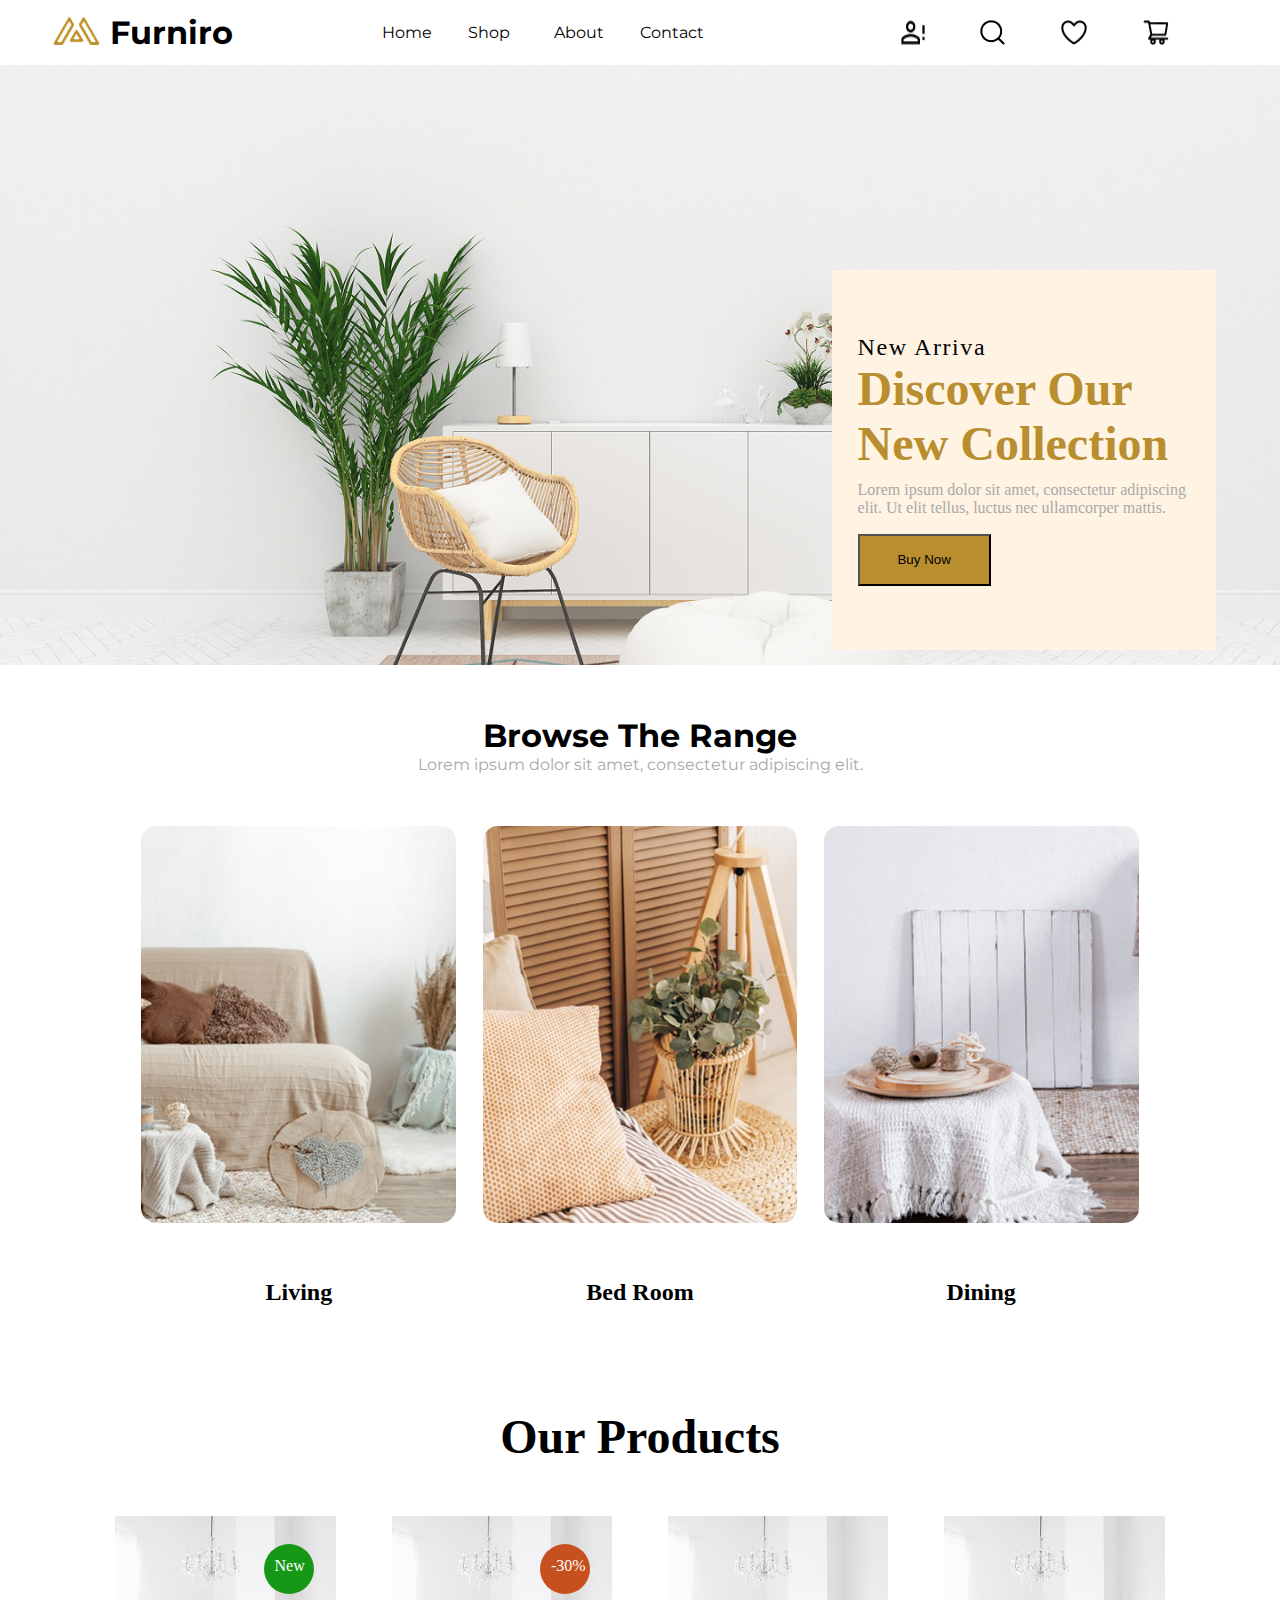
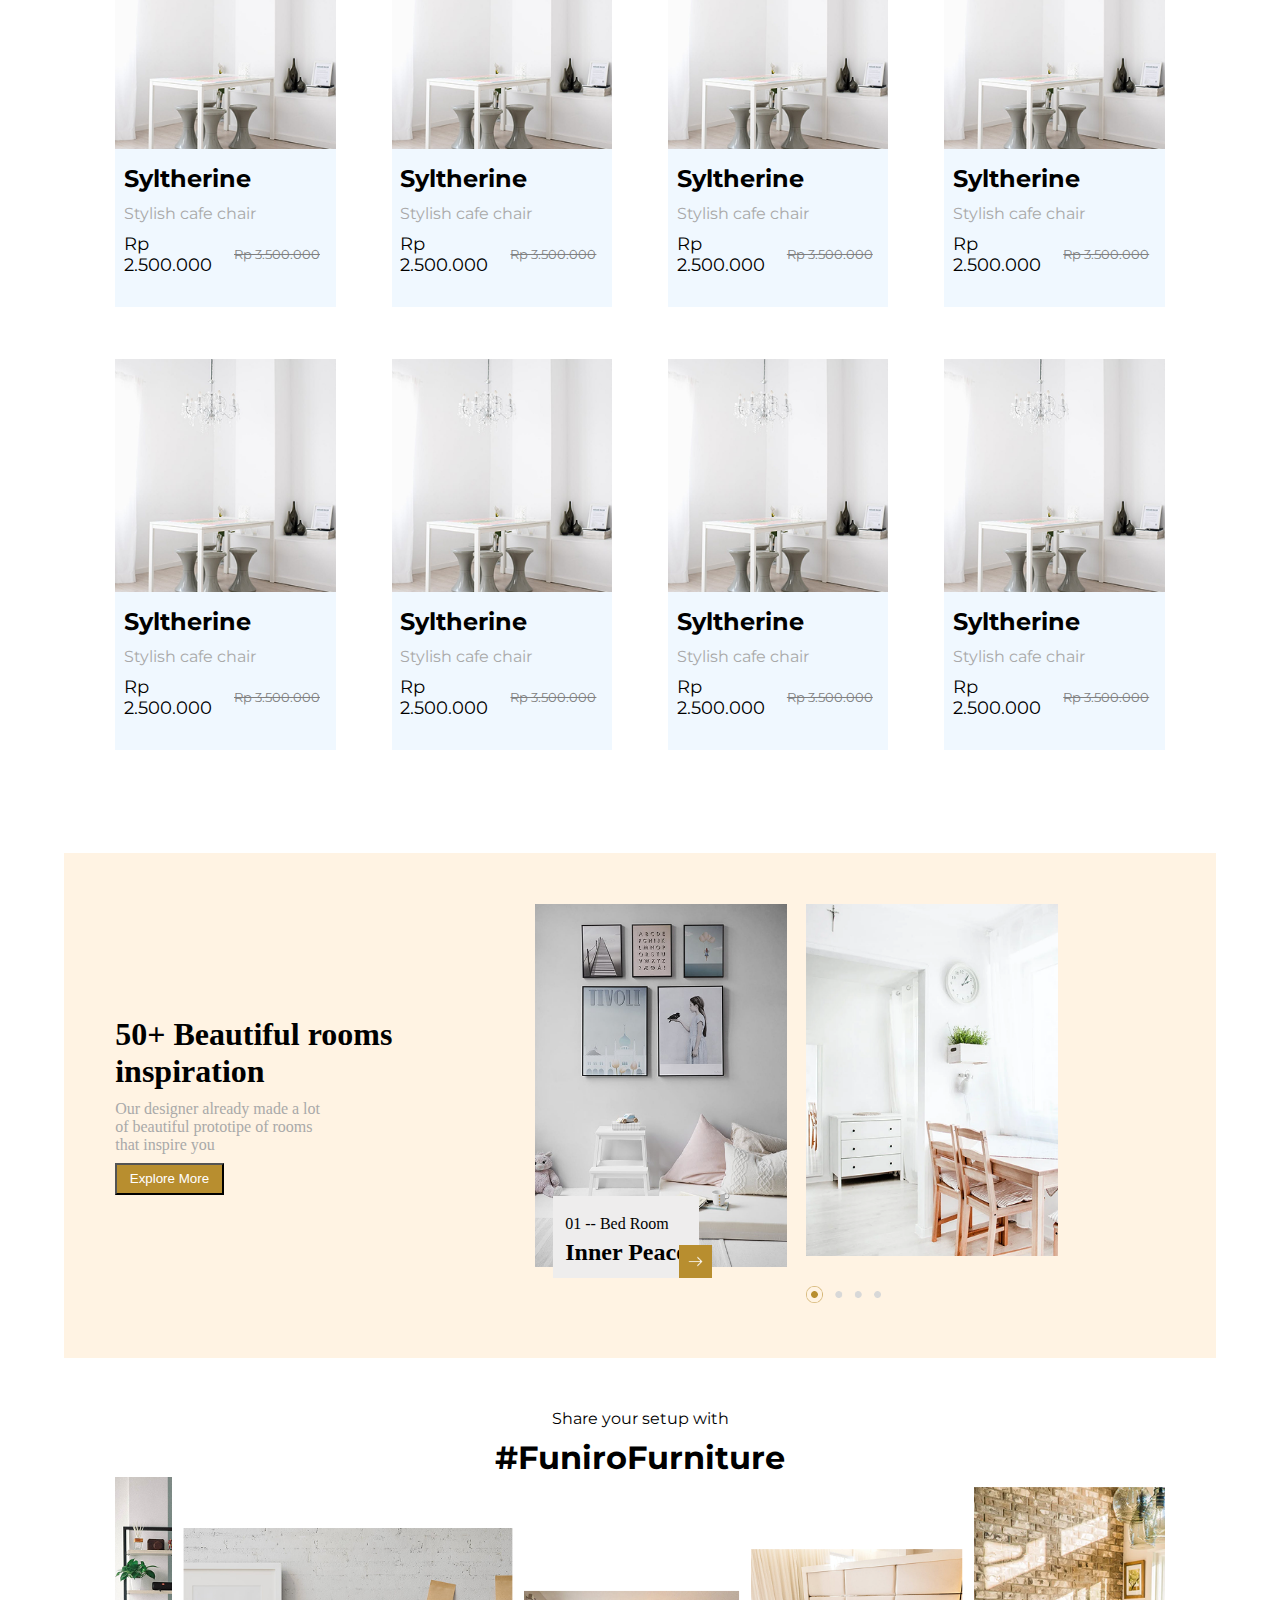
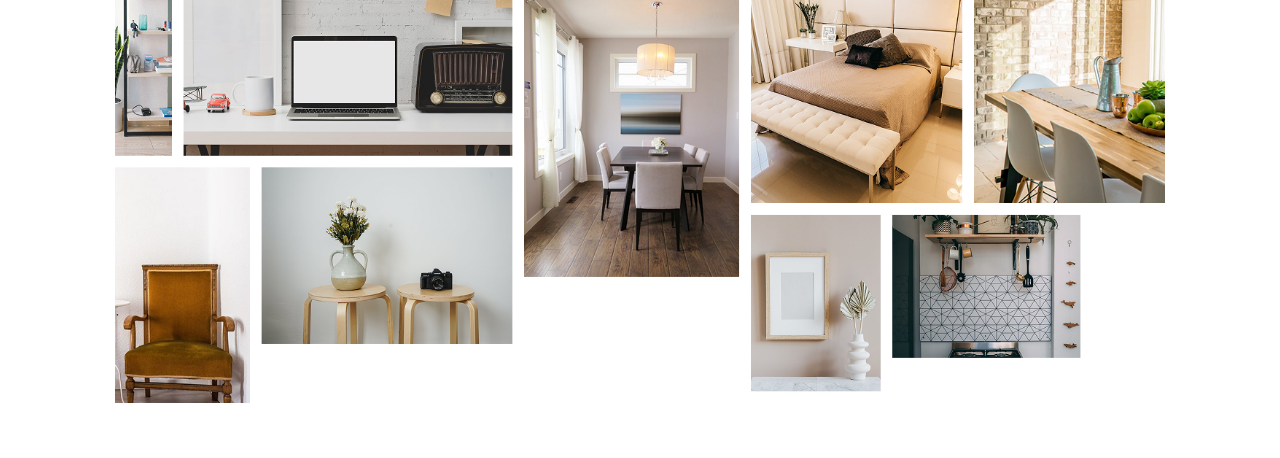
<file: task_4/index.html>
<!DOCTYPE html>
<html lang="en">
<head>
    <meta charset="UTF-8">
    <meta name="viewport" content="width=device-width, initial-scale=1.0">
    <link rel="stylesheet" href="css/style.css">
    <title>Document</title>

    <link rel="preconnect" href="https://fonts.googleapis.com">
    <link rel="preconnect" href="https://fonts.gstatic.com" crossorigin>
    <link href="https://fonts.googleapis.com/css2?family=Montserrat:ital,wght@0,100..900;1,100..900&display=swap" rel="stylesheet">
</head>
<body>
    <nav id="nav">
        <div class="flex w-20 spc-evenly">
            <div class="w-20 alignselfcenter"><img src="images/Meubel House_Logos-05.png" ></div>
            <div class="w-70 alignselfcenter"><h2 class="lgfont addfontfamily">Furniro</h2></div>
            
        </div>
        <div class="w-30 alignselfcenter">
            <div class="mr-3">
                <ul>
                    <div class="inline-block w-20 mr-3 addfontfamily"><li><a href="#">Home</a></li></div>
                    <div class="inline-block w-20 mr-3 addfontfamily"><li><a href="#">Shop</a></li></div>
                    <div class="inline-block w-20 mr-3 addfontfamily"><li><a href="#">About</a></li></div>
                    <div class="inline-block w-20 mr-3 addfontfamily"><li><a href="#">Contact</a></li></div>
                </ul>
            </div>
        </div>
        <div class="w-30 alignselfcenter flex spc-evenly">
            <img src="images/Vector.png" >
            <img src="images/Vector(1).png" >
            <img src="images/Vector(2).png" >
            <img src="images/Vector(3).png" >
        </div>
    </nav>
    <section id="head">
        <div class="innerdiv">
            <div class="letter-space midfont">
                New Arriva
            </div>
            <div>
                <h2 class="darkpage xlgfont">Discover Our New Collection</h2>
            </div>
            <p class="mt3 muted">Lorem ipsum dolor sit amet, consectetur adipiscing elit. Ut elit tellus, luctus nec ullamcorper mattis.</p>
            <button class="mt5">Buy Now</button>
        </div>
    </section>
    <section id="page2" class="container">
        <div class="center addfontfamily">
            <h2 class="centertxt lgfont">Browse The Range</h2>
            <p class="muted centertxt">Lorem ipsum dolor sit amet, consectetur adipiscing elit.</p>
        </div>
        <div class="flex spc-evenly mt5">
            <div class="w-30 card"> <img src="images/2/image 100.png" alt=""></div>
            <div class="w-30 card"> <img src="images/2/image 101.png" alt=""></div>
            <div class="w-30 card"> <img src="images/2/image 106.png" alt=""></div>
        </div>
        <div class="flex spc-evenly mt5">
            <div class="w-30 card"><h2 class="centertxt">Living</h2></div>
            <div class="w-30 card"><h2 class="centertxt">Bed Room</h2></div>
            <div class="w-30 card"><h2 class="centertxt">Dining</h2></div>
        </div>
    </section>
    <section id="page3" class="container">
            <h2 class="xlgfont centertxt">Our Products</h2>
            <div class="ourproducts">
                <div class="card">
                    <img src="images/3/image 1.png">
                    <div class="cardbody addfontfamily">
                        <h3 class="midfont">Syltherine</h3>
                        <p class="muted  mt5">Stylish cafe chair</p>
                        <div class="flex  mt5">
                            <div class="price">Rp 2.500.000</div>
                            <div class="oldprice alignselfcenter">Rp 3.500.000</div>
                        </div>
                    </div>
                    <div class="divhover">
                        <button>Add to cart</button>
                        <div class="flex spc-between whitetxt alignitemscenter">
                            <div class="flex w-20 alignitemscenter">
                                <div class="w-30"><img src="images/3/gridicons_share.png"></div>
                                <div class="w-70" style="margin-bottom: 10%;">Share</div>
                            </div>
                            <div class="flex w-30 alignitemscenter">
                                <div class="w-30"><img src="images/3/compare-svgrepo-com 1.png" alt=""></div>
                                <div class="w-70" style="margin-bottom: 10%;">Compare</div>
                            </div>
                            <div class="flex w-30 alignitemscenter">
                                <div class="w-30"><img src="images/3/Heart.png" alt=""></div>
                                <div class="w-70" style="margin-bottom: 10%;">Like</div>
                            </div>
                        </div>
                    </div>
                    <div class="new whitetxt ">
                        <div class="newtxt">New</div>
                    </div>
                </div>
                <div class="card">
                    <img src="images/3/image 1.png">
                    <div class="cardbody addfontfamily">
                        <h3 class="midfont">Syltherine</h3>
                        <p class="muted  mt5">Stylish cafe chair</p>
                        <div class="flex  mt5">
                            <div class="price">Rp 2.500.000</div>
                            <div class="oldprice alignselfcenter">Rp 3.500.000</div>
                        </div>
                    </div>
                    <div class="divhover">
                        <button>Add to cart</button>
                        <div class="flex spc-between whitetxt alignitemscenter">
                            <div class="flex w-20 alignitemscenter">
                                <div class="w-200"><img src="images/3/gridicons_share.png"></div>
                                <div class="w-70" style="margin-bottom: 10%;">Share</div>
                            </div>
                            <div class="flex w-30 alignitemscenter">
                                <div class="w-30"><img src="images/3/compare-svgrepo-com 1.png" alt=""></div>
                                <div class="w-70" style="margin-bottom: 10%;">Compare</div>
                            </div>
                            <div class="flex w-30 alignitemscenter">
                                <div class="w-30"><img src="images/3/Heart.png" alt=""></div>
                                <div class="w-70" style="margin-bottom: 10%;">Like</div>
                            </div>
                        </div>
                    </div>
                    <div class="sale whitetxt ">
                        <div class="newtxt">-30%</div>
                    </div>

                </div>
                <div class="card">
                    <img src="images/3/image 1.png">
                    <div class="cardbody addfontfamily">
                        <h3 class="midfont">Syltherine</h3>
                        <p class="muted  mt5">Stylish cafe chair</p>
                        <div class="flex  mt5">
                            <div class="price">Rp 2.500.000</div>
                            <div class="oldprice alignselfcenter">Rp 3.500.000</div>
                        </div>
                    </div>
                    <div class="divhover">
                        <button>Add to cart</button>
                        <div class="flex spc-between whitetxt alignitemscenter">
                            <div class="flex w-20 alignitemscenter">
                                <div class="w-200"><img src="images/3/gridicons_share.png"></div>
                                <div class="w-70" style="margin-bottom: 10%;">Share</div>
                            </div>
                            <div class="flex w-30 alignitemscenter">
                                <div class="w-30"><img src="images/3/compare-svgrepo-com 1.png" alt=""></div>
                                <div class="w-70" style="margin-bottom: 10%;">Compare</div>
                            </div>
                            <div class="flex w-30 alignitemscenter">
                                <div class="w-30"><img src="images/3/Heart.png" alt=""></div>
                                <div class="w-70" style="margin-bottom: 10%;">Like</div>
                            </div>
                        </div>
                    </div>
                </div>
                <div class="card">
                    <img src="images/3/image 1.png">
                    <div class="cardbody addfontfamily">
                        <h3 class="midfont">Syltherine</h3>
                        <p class="muted  mt5">Stylish cafe chair</p>
                        <div class="flex  mt5">
                            <div class="price">Rp 2.500.000</div>
                            <div class="oldprice alignselfcenter">Rp 3.500.000</div>
                        </div>
                    </div>
                    <div class="divhover">
                        <button>Add to cart</button>
                        <div class="flex spc-between whitetxt alignitemscenter">
                            <div class="flex w-20 alignitemscenter">
                                <div class="w-200"><img src="images/3/gridicons_share.png"></div>
                                <div class="w-70" style="margin-bottom: 10%;">Share</div>
                            </div>
                            <div class="flex w-30 alignitemscenter">
                                <div class="w-30"><img src="images/3/compare-svgrepo-com 1.png" alt=""></div>
                                <div class="w-70" style="margin-bottom: 10%;">Compare</div>
                            </div>
                            <div class="flex w-30 alignitemscenter">
                                <div class="w-30"><img src="images/3/Heart.png" alt=""></div>
                                <div class="w-70" style="margin-bottom: 10%;">Like</div>
                            </div>
                        </div>
                    </div>
                </div>
                <div class="card">
                    <img src="images/3/image 1.png">
                    <div class="cardbody addfontfamily">
                        <h3 class="midfont">Syltherine</h3>
                        <p class="muted  mt5">Stylish cafe chair</p>
                        <div class="flex  mt5">
                            <div class="price">Rp 2.500.000</div>
                            <div class="oldprice alignselfcenter">Rp 3.500.000</div>
                        </div>
                    </div>
                    <div class="divhover">
                        <button>Add to cart</button>
                        <div class="flex spc-between whitetxt alignitemscenter">
                            <div class="flex w-20 alignitemscenter">
                                <div class="w-200"><img src="images/3/gridicons_share.png"></div>
                                <div class="w-70" style="margin-bottom: 10%;">Share</div>
                            </div>
                            <div class="flex w-30 alignitemscenter">
                                <div class="w-30"><img src="images/3/compare-svgrepo-com 1.png" alt=""></div>
                                <div class="w-70" style="margin-bottom: 10%;">Compare</div>
                            </div>
                            <div class="flex w-30 alignitemscenter">
                                <div class="w-30"><img src="images/3/Heart.png" alt=""></div>
                                <div class="w-70" style="margin-bottom: 10%;">Like</div>
                            </div>
                        </div>
                    </div>
                </div>
                <div class="card">
                    <img src="images/3/image 1.png">
                    <div class="cardbody addfontfamily">
                        <h3 class="midfont">Syltherine</h3>
                        <p class="muted  mt5">Stylish cafe chair</p>
                        <div class="flex  mt5">
                            <div class="price">Rp 2.500.000</div>
                            <div class="oldprice alignselfcenter">Rp 3.500.000</div>
                        </div>
                    </div>
                    <div class="divhover">
                        <button>Add to cart</button>
                        <div class="flex spc-between whitetxt alignitemscenter">
                            <div class="flex w-20 alignitemscenter">
                                <div class="w-200"><img src="images/3/gridicons_share.png"></div>
                                <div class="w-70" style="margin-bottom: 10%;">Share</div>
                            </div>
                            <div class="flex w-30 alignitemscenter">
                                <div class="w-30"><img src="images/3/compare-svgrepo-com 1.png" alt=""></div>
                                <div class="w-70" style="margin-bottom: 10%;">Compare</div>
                            </div>
                            <div class="flex w-30 alignitemscenter">
                                <div class="w-30"><img src="images/3/Heart.png" alt=""></div>
                                <div class="w-70" style="margin-bottom: 10%;">Like</div>
                            </div>
                        </div>
                    </div>
                </div>
                
                <div class="card">
                    <img src="images/3/image 1.png">
                    <div class="cardbody addfontfamily">
                        <h3 class="midfont">Syltherine</h3>
                        <p class="muted  mt5">Stylish cafe chair</p>
                        <div class="flex  mt5">
                            <div class="price">Rp 2.500.000</div>
                            <div class="oldprice alignselfcenter">Rp 3.500.000</div>
                        </div>
                    </div>
                    <div class="divhover">
                        <button>Add to cart</button>
                        <div class="flex spc-between whitetxt alignitemscenter">
                            <div class="flex w-20 alignitemscenter">
                                <div class="w-200"><img src="images/3/gridicons_share.png"></div>
                                <div class="w-70" style="margin-bottom: 10%;">Share</div>
                            </div>
                            <div class="flex w-30 alignitemscenter">
                                <div class="w-30"><img src="images/3/compare-svgrepo-com 1.png" alt=""></div>
                                <div class="w-70" style="margin-bottom: 10%;">Compare</div>
                            </div>
                            <div class="flex w-30 alignitemscenter">
                                <div class="w-30"><img src="images/3/Heart.png" alt=""></div>
                                <div class="w-70" style="margin-bottom: 10%;">Like</div>
                            </div>
                        </div>
                    </div>
                </div>
                <div class="card">
                    <img src="images/3/image 1.png">
                    <div class="cardbody addfontfamily">
                        <h3 class="midfont">Syltherine</h3>
                        <p class="muted  mt5">Stylish cafe chair</p>
                        <div class="flex  mt5">
                            <div class="price">Rp 2.500.000</div>
                            <div class="oldprice alignselfcenter">Rp 3.500.000</div>
                        </div>
                    </div>
                    <div class="divhover">
                        <button>Add to cart</button>
                        <div class="flex spc-between whitetxt alignitemscenter">
                            <div class="flex w-20 alignitemscenter">
                                <div class="w-200"><img src="images/3/gridicons_share.png"></div>
                                <div class="w-70" style="margin-bottom: 10%;">Share</div>
                            </div>
                            <div class="flex w-30 alignitemscenter">
                                <div class="w-30"><img src="images/3/compare-svgrepo-com 1.png" alt=""></div>
                                <div class="w-70" style="margin-bottom: 10%;">Compare</div>
                            </div>
                            <div class="flex w-30 alignitemscenter">
                                <div class="w-30"><img src="images/3/Heart.png" alt=""></div>
                                <div class="w-70" style="margin-bottom: 10%;">Like</div>
                            </div>
                        </div>
                    </div>
                </div>
            </div>
    </section>
    <section id="page4" class="container">
        <div class="w-30">
            <h2 class="lgfont ">50+ Beautiful rooms inspiration</h2>
            <p class="muted w-70 mt3">Our designer already made a lot of beautiful prototipe of rooms that inspire you</p>
            <button class="pagebutton">Explore More</button>
        </div>
        <div class="flex w-60 ">
            <div class="w-40 mr-3 relative">
                <img src="images/4/Rectangle 24.png" class="img100">
                <div id="abs">
                    <p class="mt5">01 -- Bed Room</p>
                    <h2 class="mt5">Inner Peace</h2>
                </div>
                <div id="abs2">
                    <img src="images/4/CTA.png" class="w-70">
                </div>
            </div>
            <div class="w-40">
                <div>
                    <img src="images/4/Rectangle 25.png" class="img100 h-img">
                </div>
                <div class="mt5">
                    <img src="images/4/Indicator.png" class="mt5 w-30">
                </div>
            </div>
        </div>
    </section>
    <section id="page5" class="container addfontfamily">
        <div class="center">
            <p class="centertxt">Share your setup with</p>
            <h2 class="centertxt lgfont mt1">#FuniroFurniture</h2>
        </div>
        <img src="images/5/Images.png" class="mr-3 img100">
    </section>
</body>
</html>
</file>
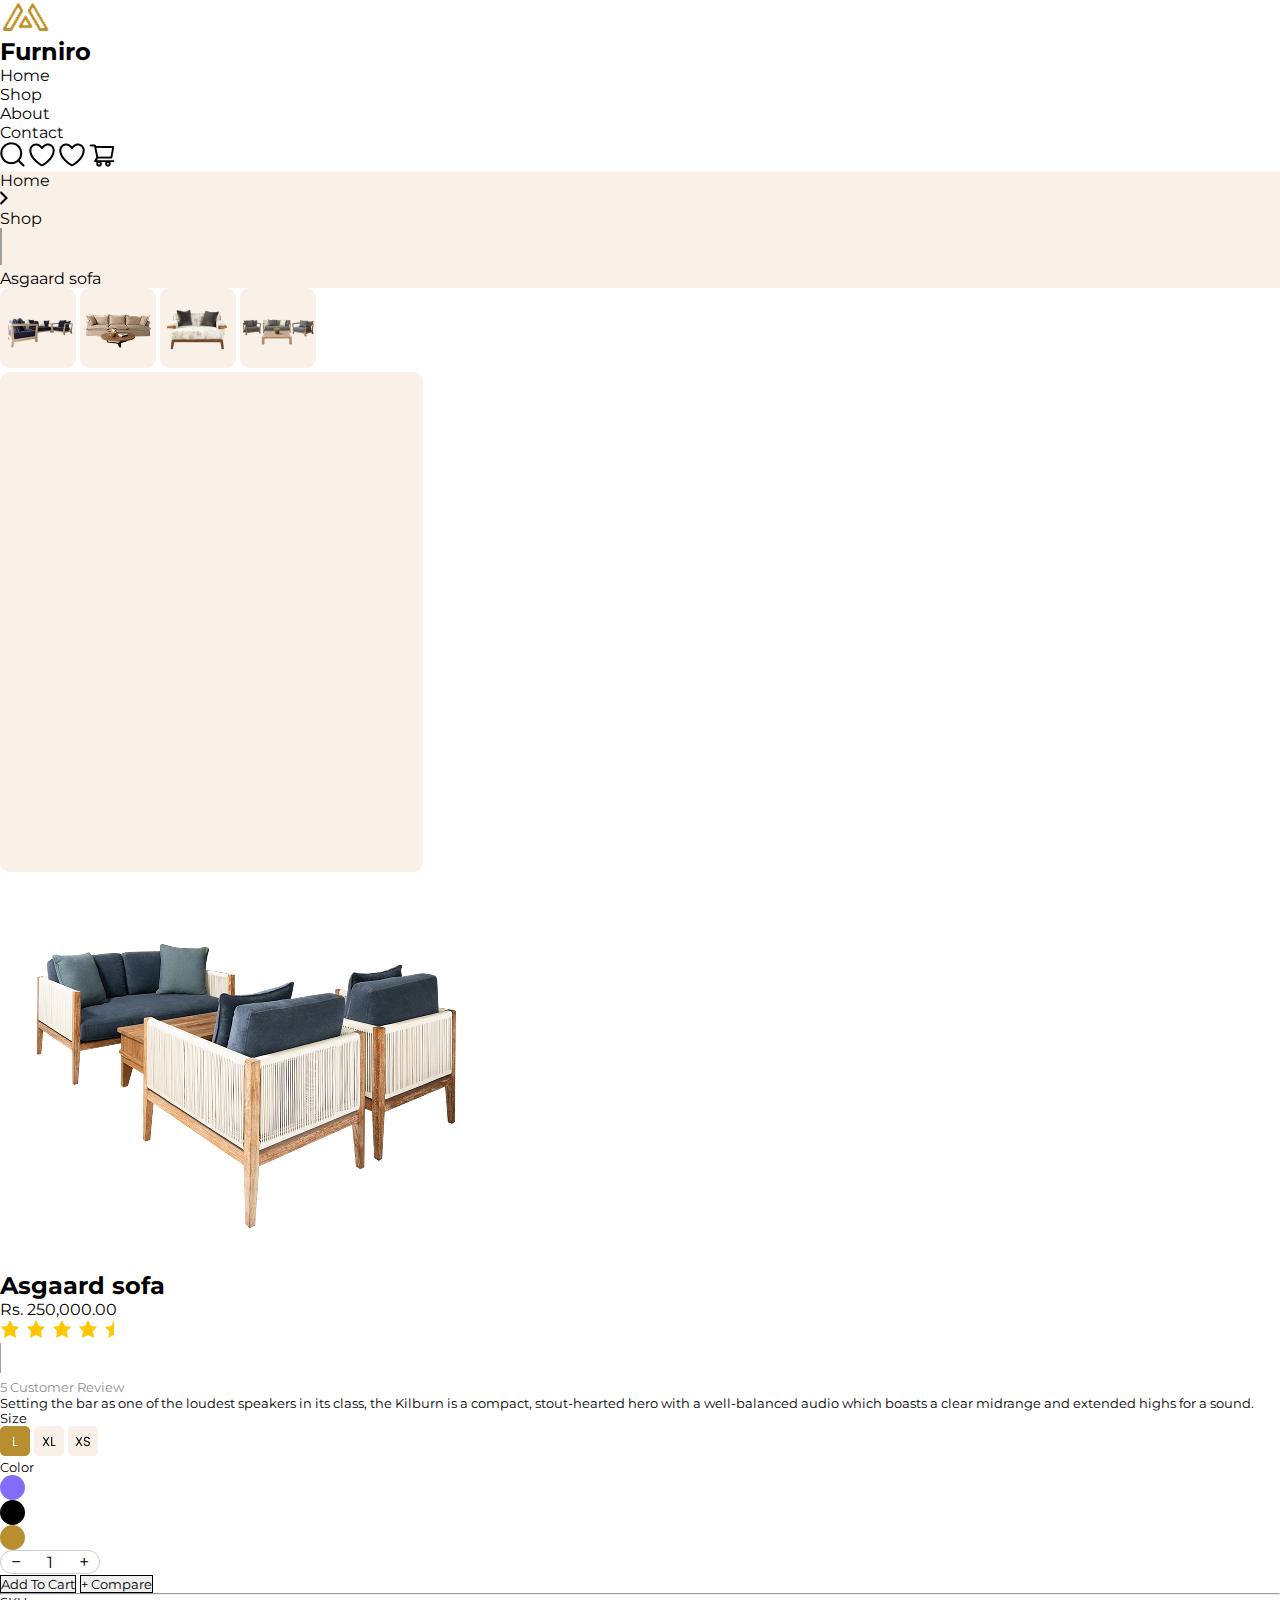
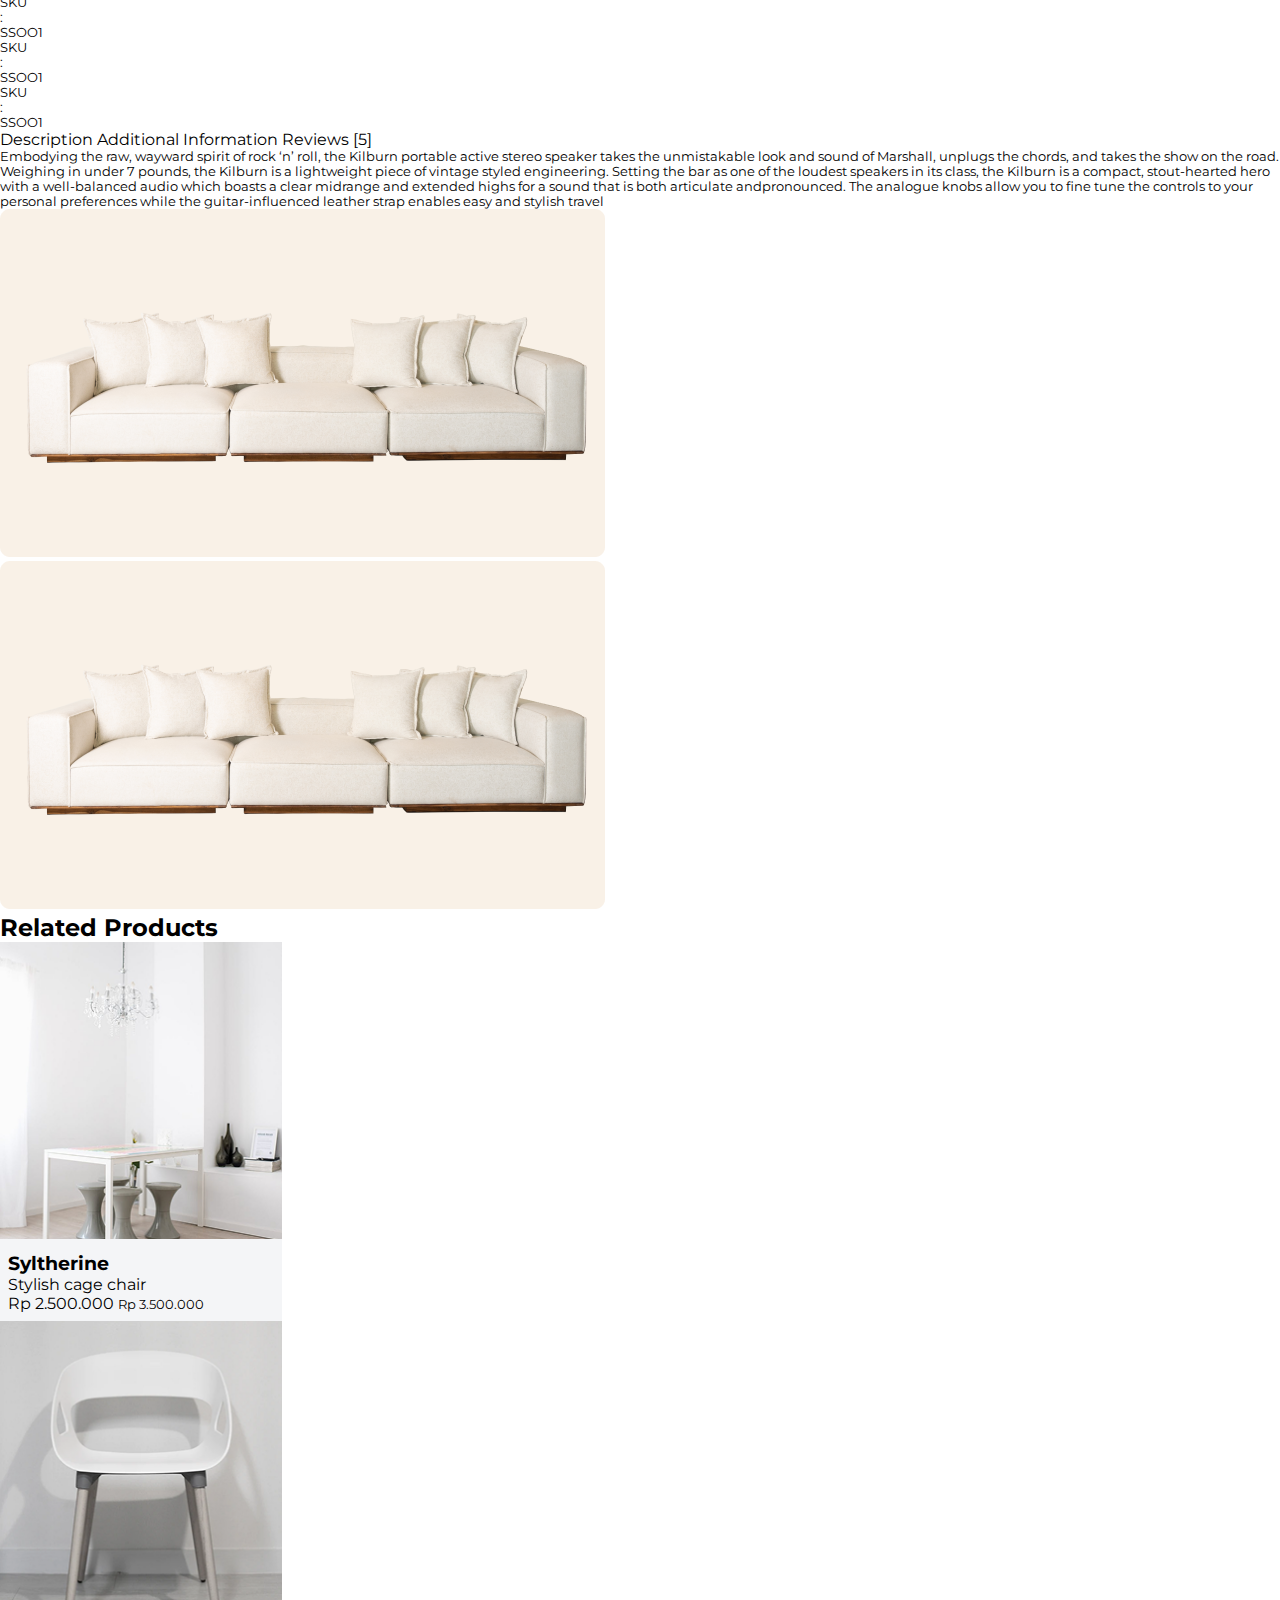
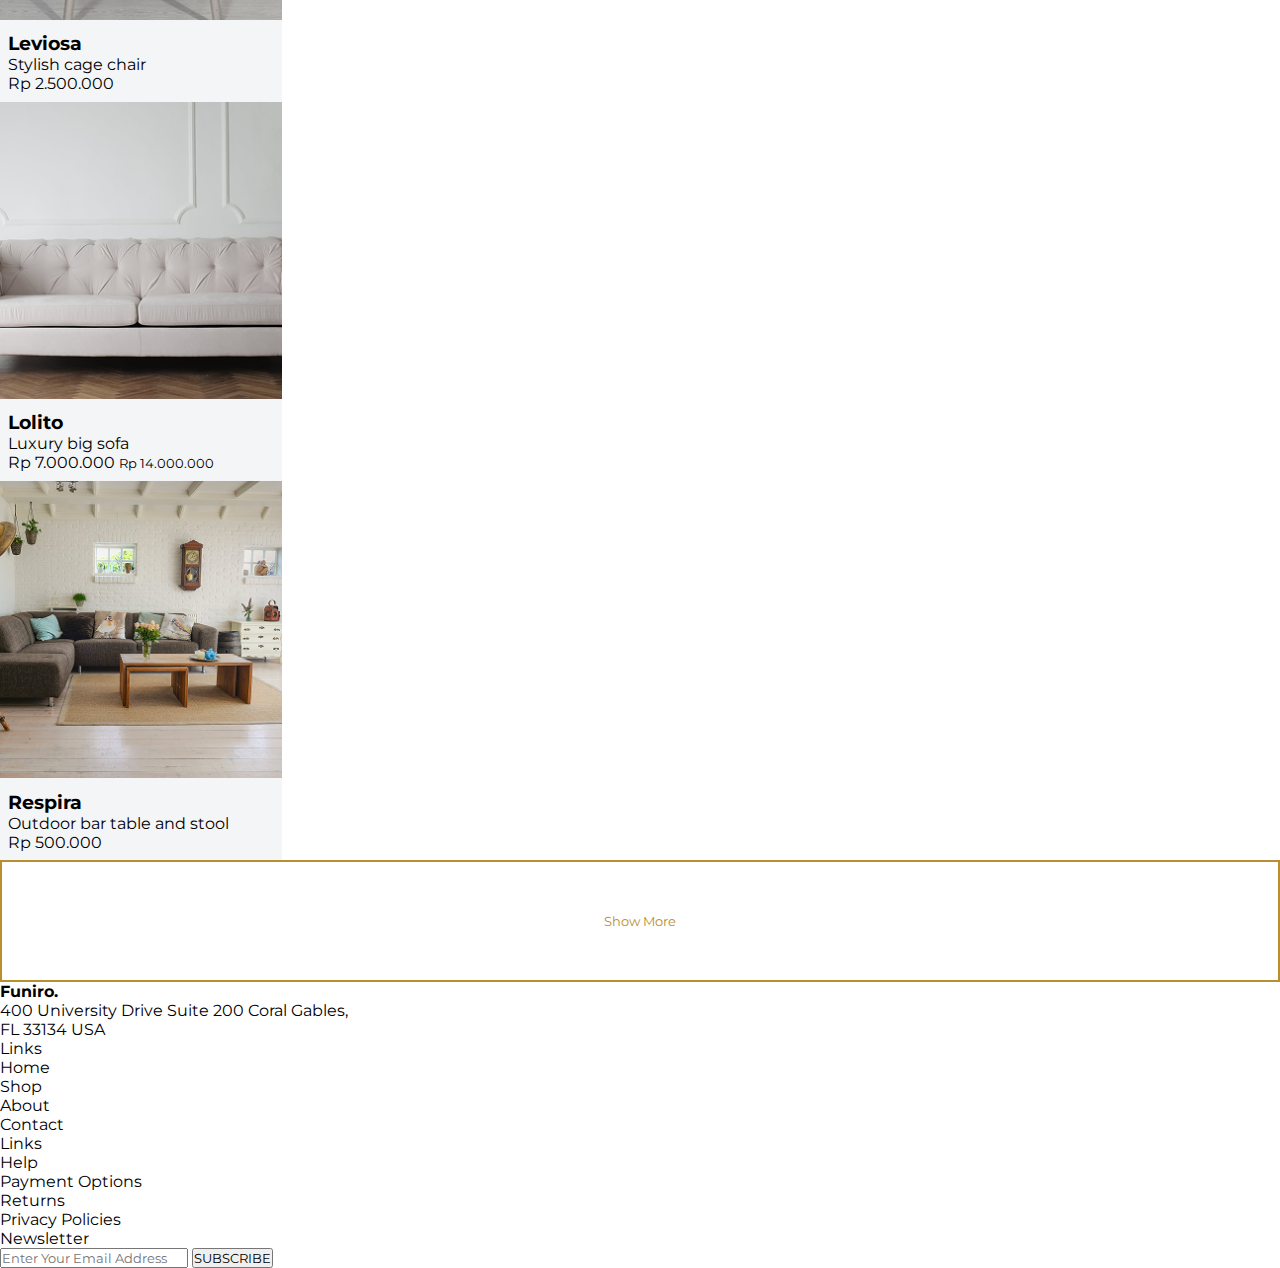
<file: Task_5/index.html>
<!DOCTYPE html>
<html lang="en">

<head>
    <meta charset="UTF-8">
    <meta name="viewport" content="width=device-width, initial-scale=1.0">
    <meta name="viewport" content="width=device-width, initial-scale=1">
    <link rel="stylesheet" href="css/style.css">
    <title>Furniro</title>
    <link href="https://cdn.jsdelivr.net/npm/bootstrap@5.3.7/dist/css/bootstrap.min.css" rel="stylesheet"
        integrity="sha384-LN+7fdVzj6u52u30Kp6M/trliBMCMKTyK833zpbD+pXdCLuTusPj697FH4R/5mcr" crossorigin="anonymous">
</head>

<body>

    <nav class="container-fluid bg.light row align-items-center m-auto justify-content-between pt-3 pb-4">
        <div class="col-2 d-flex align-items-start justify-content-evenly">
            <img src="images/vectornav/Meubel House_Logos-05.png" alt="logo" class="">
            <h2 class="fs-2 fw-bold">Furniro</h2>
        </div>
        <div class="col-5 d-flex justify-content-around li offset-1">
            <li><a href="#">Home</a></li>
            <li><a href="#">Shop</a></li>
            <li><a href="#">About</a></li>
            <li><a href="#">Contact</a></li>
        </div>
        <div class="col-3 offset-1 d-flex justify-content-between">
            <img src="images/vectornav/Vector.png" class="col-1">
            <img src="images/vectornav/Vector(1).png" class="col-1">
            <img src="images/vectornav/Vector(2).png" class="col-1">
            <img src="images/vectornav/Vector(3).png" class="col-1">
        </div>
    </nav>

    <section class="container-fluid bg-page px-5">
        <div class="d-flex li col-3 justify-content-between align-items-center py-4 ms-4">
            <li><a href="#" class="text-muted">Home</a></li>
            <li>
                <img src="images/Home/Vector.png" alt="">
            </li>
            <li><a href="#" class="text-muted">Shop</a></li>
            <li>
                <img src="images/Home/Line 5.png" alt="">
            </li>
            <li><a href="#">Asgaard sofa</a></li>
        </div>
    </section>

    <section class="container m-auto row align-items-top my-5">
        <div class="col-1 d-flex flex-column p-3">
            <img src="images/1/Group 94.png" class="mb-4">
            <img src="images/1/Group 96.png" class="mb-4">
            <img src="images/1/Group 97.png" class="mb-4">
            <img src="images/1/Group 98.png" class="mb-4">
        </div>
        <div class="col-5 position-relative mt-3">
            <img src="images/1/Rectangle 38.png" alt="">
            <div class="position-absolute center-img-absolute">
                <img src="images/1/Asgaard sofa 3.png" alt="">
            </div>
        </div>
        <div class="col-6 mt-3">
            <h2>Asgaard sofa</h2>
            <p class="text-muted fs-5">Rs. 250,000.00</p>
            <div class="d-flex li w-40 justify-content-between align-items-center">
                <li>
                    <img src="images/1/stars.png">
                </li>
                <li>
                    <img src="images/1/Line.png">
                </li>
                <li class="pl-1 ">
                    <span class="small-muted-text">
                        5 Customer Review
                    </span>
                </li>
            </div>
            <p class="col-9 smalltxt my-3">
                Setting the bar as one of the loudest speakers in its class, the Kilburn is a compact,
                stout-hearted hero with a well-balanced audio which boasts a clear midrange and extended highs for a
                sound.
            </p>
            <p class="text-muted smalltxt p-0 m-0 mb-2">
                Size
            </p>
            <div class="d-flex col-2 justify-content-between">
                <img src="images/1/lagre.png" alt="">
                <img src="images/1/xlarge.png" alt="">
                <img src="images/1/xsmall.png" alt="">
            </div>
            <p class="text-muted smalltxt p-0 my-2">
                Color
            </p>
            <div class="d-flex col-2 justify-content-between">
                <div class="purple-circle"></div>
                <div class="black-circle"></div>
                <div class="page-circle"></div>
            </div>
            <div class="d-flex mt-4 mb-5">
                <div class="counter">
                    <button onclick="decrement()">−</button>
                    <span id="count">1</span>
                    <button onclick="increment()">+</button>
                </div>
                <button type="button" class="btn border border-2 rounded-4 px-5 py-3 ms-3 border-black">Add To
                    Cart</button>
                <button type="button" class="btn border border-2 rounded-4 px-5 py-3 ms-3 border-black">+
                    Compare</button>
            </div>
            <hr class="text-muted mt-5">
            <div class="col-3 tr d-flex lh-3 text-muted smalltxt p-0 m-0 mt-5 mb-2">
                <p class="col-6">SKU</p>
                <p class="col-1">:</p>
                <p class="col-3">
                    SSOO1
                </p>
            </div>
            <div class="col-3 tr d-flex lh-3 text-muted smalltxt p-0 mb-2">
                <p class="col-6">SKU</p>
                <p class="col-1">:</p>
                <p class="col-3">
                    SSOO1
                </p>
            </div>
            <div class="col-3 tr d-flex lh-3 text-muted smalltxt p-0">
                <p class="col-6">SKU</p>
                <p class="col-1">:</p>
                <p class="col-3">
                    SSOO1
                </p>
            </div>
        </div>
    </section>

    <section class="container m-auto py-5">
        <div class="mx-auto center d-flex col-6 justify-content-between mb-5">
            <span class="h4">Description</span>
            <span class="h4 text-muted">Additional Information</span>
            <span class="h4 text-muted">Reviews [5]</span>
        </div>
        <p class="mb-4 text-muted smalltxt col-8 mx-auto">
            Embodying the raw, wayward spirit of rock ‘n’ roll,
            the Kilburn portable active stereo speaker takes the unmistakable look and sound of Marshall,
            unplugs the chords, and takes the show on the road.
        </p>

        <p class="mb-4 text-muted smalltxt col-8 mx-auto">
            Weighing in under 7 pounds, the Kilburn is a lightweight piece of vintage styled engineering. Setting the
            bar as one of the loudest speakers in its class, the Kilburn is a compact, stout-hearted hero with a
            well-balanced audio which boasts a clear midrange and extended highs for a sound that is both articulate
            andpronounced. The analogue knobs allow you to fine tune the controls to your personal preferences while the
            guitar-influenced leather strap enables easy and stylish travel
        </p>
        <div class="row mx-auto">
            <div class="col-6 overflow-hidden">
                <img src="images/2/Group 107.png" class="img-fluid">
            </div>
            <div class="col-6 overflow-hidden">
                <img src="images/2/Group 107.png" class="img-fluid">
            </div>
        </div>
    </section>

    <section class="container mx-auto py-5">
        <h2 class="text-center mb-4">Related Products</h2>
        <div class="row justify-content-between">
            <div class="Card col-3">
                <img src="images/3/image 1.png" class="img-fluid">
                <div class="Card-body">
                    <h3 class="mb-3">Syltherine</h3>
                    <p class="text-muted mb-3">Stylish cage chair</p>
                    <div class="d-flex align-items-center mb-4">
                        <span class="h6 col-6">Rp 2.500.000</span>
                        <span class="smalltxt col-5 text-decoration-line-through">Rp 3.500.000</span>
                    </div>
                </div>
            </div>
            <div class="Card col-3">
                <img src="images/3/image 2.png" class="img-fluid">
                <div class="Card-body">
                    <h3 class="mb-3">Leviosa</h3>
                    <p class="text-muted mb-3">Stylish cage chair</p>
                    <div class="d-flex align-items-center mb-4">
                        <span class="h6 col-6">Rp 2.500.000</span>
                    </div>
                </div>
            </div>
            <div class="Card col-3">
                <img src="images/3/image 3.png" class="img-fluid">
                <div class="Card-body">
                    <h3 class="mb-3">Lolito</h3>
                    <p class="text-muted mb-3">Luxury big sofa</p>
                    <div class="d-flex align-items-center mb-4">
                        <span class="h6 col-6">Rp 7.000.000</span>
                        <span class="smalltxt col-5 text-decoration-line-through">Rp 14.000.000</span>
                    </div>
                </div>
            </div>
            <div class="Card col-3">
                <img src="images/3/image 4.png" class="img-fluid">
                <div class="Card-body">
                    <h3 class="mb-3">Respira</h3>
                    <p class="text-muted mb-3">Outdoor bar table and stool</p>
                    <div class="d-flex align-items-center mb-4">
                        <span class="h6 col-6">Rp 500.000</span>
                    </div>
                </div>
            </div>
        </div>
        <div class="col-2 mx-auto my-5">
            <button class="borderbutton">Show More</button>
        </div>
    </section>

    <section id="footer" class="container mx-auto row py-5">
        <div class="col-4">
            <h4 class="fw-bold mb-5">Funiro.</h4>
            <p class="text-muted">
                400 University Drive Suite 200 Coral Gables,<br>
                FL 33134 USA
            </p>
        </div>
        <div class="col-2 d-flex flex-column justify-content-between">
            <div class="text-muted">Links</div>
            <div class="mt-4">Home</div>
            <div class="mt-4">Shop</div>
            <div class="mt-4">About</div>
            <div class="mt-4">Contact</div>
        </div>
        <div class="col-2 d-flex flex-column justify-content-between">
            <div class="text-muted">Links</div>
            <div class="mt-4">Help</div>
            <div class="mt-4">Payment Options</div>
            <div class="mt-4">Returns</div>
            <div class="mt-4">Privacy Policies</div>
        </div>
        <div class="col-4">
            <div class="text-muted">Newsletter</div>
            <div class="mt-4 d-flex col-8">
                <div class=" mb-3 d-flex">
                    <input type="text" class="me-3 border-bottom border-0" placeholder="Enter Your Email Address">
                    <button class="btn border-bottom" type="button">SUBSCRIBE</button>
                </div>
            </div>

        </div>
    </section>

    <script src="https://cdn.jsdelivr.net/npm/bootstrap@5.3.7/dist/js/bootstrap.bundle.min.js"
        integrity="sha384-ndDqU0Gzau9qJ1lfW4pNLlhNTkCfHzAVBReH9diLvGRem5+R9g2FzA8ZGN954O5Q"
        crossorigin="anonymous"></script>

</body>


</html>
</file>
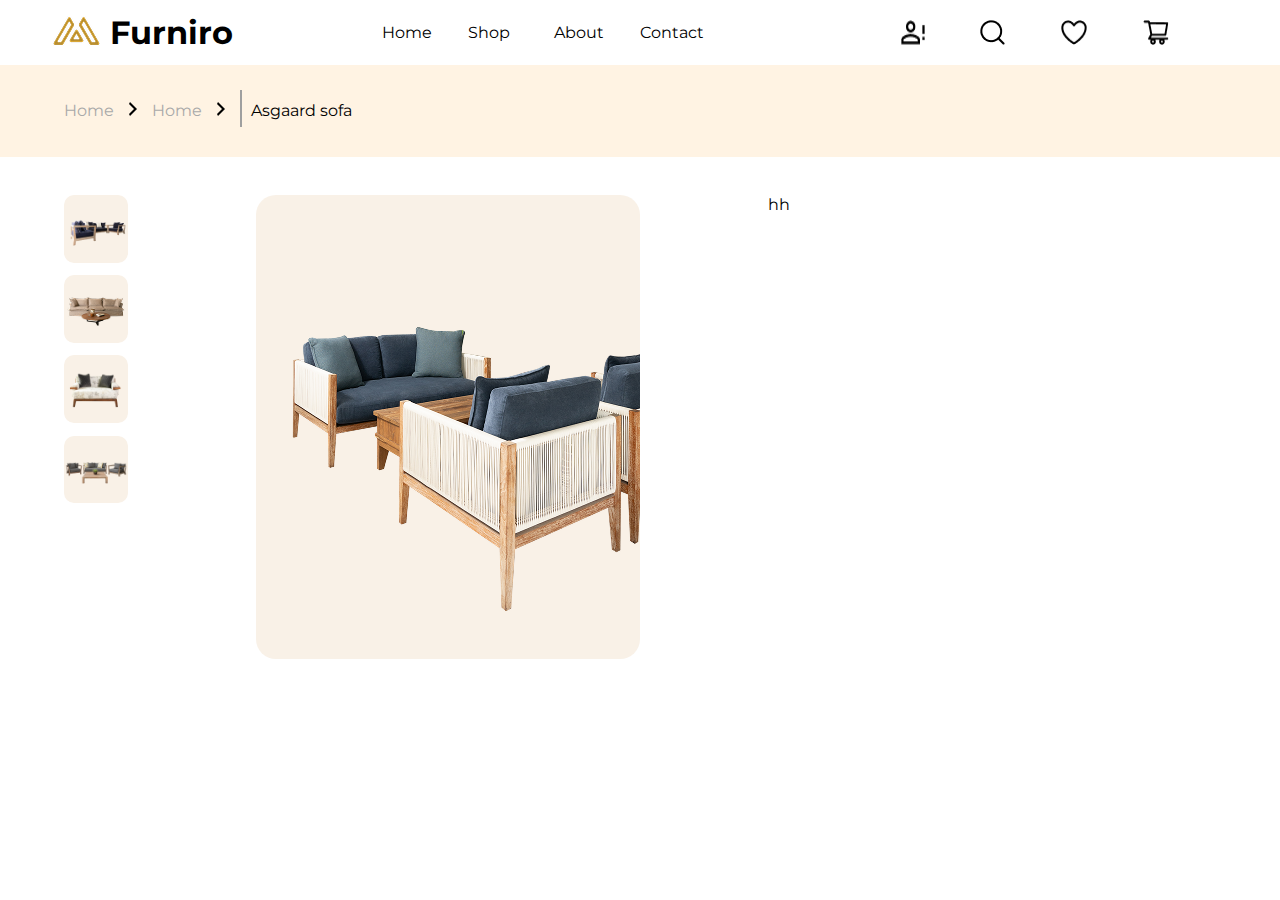
<file: task_4/singleProduct/index.html>
<!DOCTYPE html>
<html lang="en">
<head>
    <meta charset="UTF-8">
    <meta name="viewport" content="width=device-width, initial-scale=1.0">
    <link rel="stylesheet" href="css/style.css">
    <title>Document</title>

    <link rel="preconnect" href="https://fonts.googleapis.com">
    <link rel="preconnect" href="https://fonts.gstatic.com" crossorigin>
    <link href="https://fonts.googleapis.com/css2?family=Montserrat:ital,wght@0,100..900;1,100..900&display=swap" rel="stylesheet">


</head>
<body>
    <nav id="nav">
        <div class="flex w-20 spc-evenly">
            <div class="w-20 alignselfcenter"><img src="images/Meubel House_Logos-05.png" ></div>
            <div class="w-70 alignselfcenter"><h2 class="lgfont addfontfamily">Furniro</h2></div>
            
        </div>
        <div class="w-30 alignselfcenter">
            <div class="mr-3">
                <ul>
                    <div class="inline-block w-20 mr-3 addfontfamily"><li><a href="#">Home</a></li></div>
                    <div class="inline-block w-20 mr-3 addfontfamily"><li><a href="#">Shop</a></li></div>
                    <div class="inline-block w-20 mr-3 addfontfamily"><li><a href="#">About</a></li></div>
                    <div class="inline-block w-20 mr-3 addfontfamily"><li><a href="#">Contact</a></li></div>
                </ul>
            </div>
        </div>
        <div class="w-30 alignselfcenter flex spc-evenly">
            <img src="images/Vector.png" >
            <img src="images/Vector(1).png" >
            <img src="images/Vector(2).png" >
            <img src="images/Vector(3).png" >
        </div>
    </nav>
    <section id="homebar">
        <div class="flex w-23 spc-between alignitemscenter">
            <div class="muted"><p>Home</p></div>
            <div><img src="images/home/dashicons_arrow-up-alt2.png" alt=""></div>
            <div class="muted"><p>Home</p></div>
            <div><img src="images/home/dashicons_arrow-up-alt2.png" alt=""></div>    
            <div><img src="images/home/Line 5.png" alt=""></div>
            <div><p>Asgaard sofa</p></div>
        </div>
    </section>
    <section id="page1">
        <div class="flex spc-between mt3 alignitemstop">
            <div id="left">
                <img src="images/1/Group 94.png" >
                <img src="images/1/Group 96.png" >
                <img src="images/1/Group 97.png" >
                <img src="images/1/Group 98.png" >
            </div>
            <div id="mid">
                <img src="images/1/Asgaard sofa 3.png" alt="">
            </div>
            <div id="right">hh</div>
        </div>
    </section>
</body>
</html>
</file>
<file: Task 1/CSS/Style.css>
body{
    margin: 0%;
    padding: 0%;
    background-color: blueviolet;
}

table{
    border: none;
    margin: 0%;
    padding: 0%;
}

td{
    padding: 0%;
    margin: 0%;
    width: 25rem;
}

#Maindiv{
    padding: 0% 0%;
    height: 441px;
    width: 51.2rem;
    background-color: rgba(245, 242, 242, 0.318);
    margin: 5% auto;
    text-align: center;
}

#Leftdiv{
    margin-left: 0%;
    margin-right: 4px;
    background-color: rgb(0, 153, 248);
    border: rgb(0, 153, 248) 2px solid;
    outline: 5px rgb(0, 153, 248) solid;
}



#Rightdiv{
    border: 2px white solid;
    outline: 5px white solid;
    background-color: #fff;
}



#Rightdiv textarea{
    height: 18%;
}

#button{
    background-color: rgb(0, 153, 248);
    border: none; 
    border-radius: 20px;
    width: 150px;
    height:40px;
}

#Leftdiv span{
    margin-top: 6;
    font-size: xx-large;
    font-weight: bold;
}

#Leftdiv p{
    font-size: large;
}

.whitetextcolor{
    color: #fff;

}

.inner_Leftdiv{
    margin-top: 20%;
}

.inputs{
    width: 70%;
    margin-bottom: .6rem;
    padding: 3px;
    border: none;
    background-color: rgb(221, 217, 217);
    height: 8%;
}

.insideDiv{
    padding-top: 7%;
    height: 400px;
    width:  25rem;
}
.centertext{
    text-align: center;
}
</file>
<file: Task_2/CSS/style.css>
body{
    padding: 0%;
    margin: 0%;
    height: 4000px;
}


:root{
    --darkgray:#333333;
    --orange: #ff8b38;
    --white: #fff;
    --large: 2.2rem;
    --larger: 3rem;
    --xlarge:5rem;
    --thin: 400;
    --mdfont:1.5rem;
}

/* general */

.inlineblock{
    display: inline-block;
    vertical-align: top;
}

.backgroundtest{
    background-color: gray;
}

.lowerborder{
    border-bottom: 3px solid lightgray;
}

.widehr{
    color: lightgray;
    margin-top:5%;
}

.orangebackground{
    background-color: var(--orange);
}

.darkgraybackground{
    background-color: rgb(65, 65, 65);
}

/* screen padding and margin */

.uppadding{
    padding-top: 1%;
}

.verticalalignbuttom{
    vertical-align: bottom;
}

.verticalaligntop{
    display: inline;
    vertical-align: top;
}

.heightinpx{
    height: 400px;
}

.margintopy{
    margin-top: 9%;
}

.centerp{
    text-align: center;
}

.w-30{
    width: 30%;
}

.h-400{
    height: fit-content; 
}
.h-500{
    height:fit-content;
}

.verticalalignbuttom{
    vertical-align: bottom !important;
}

/* font */

.bigfont{
    font-size: 1.5rem;
}

.addfontfamily{
    font-family: "Inter", sans-serif;;
}

#first_div img{
  width: 49%;
  height: 6rem;
  margin-left: 3rem;
}

.muted{
    color: rgb(193, 192, 192);
}

h2 , h3{
    padding: 0%;
    margin: 0%;   
}

.largerfont{
    font-size: var(--larger);
}

.xlargefont{
    font-size: var(--xlarge);
}

/* first page */
#socialmedia{
    width: 30%;
    height: fit-content;
    margin-left: 4%;
    padding-left: 3%;
}

/* second page */

#second-section{
    margin-top: 6%;
    margin-left: 0;
    width: 100%;
    height: fit-content;
    box-sizing: border-box;
}

#left{
    width: 15%;
    box-sizing: border-box;
    margin-left: 4%;
}

#middle{
    padding-left: 2.3rem;
    width: 45%;
    box-sizing: border-box;
    padding-top: 0%;
    justify-content: flex-start;
}

#middle p{
    line-height: 130%;
}

#right{
    width: 30%;
}

#second-section button{
    display: block;
    width: 60%;
    height :8.2rem;
    margin-left: 20%;
    margin-top: 0%;
    font-weight: 700;
    font-size: 1rem;
}

.topbuttom{
        border-top-left-radius: 5px;
        border-top-right-radius: 5px;
}
.lastbuttom{
        border-bottom-left-radius: 5px;
        border-bottom-right-radius: 5px;
}

#download{
    width: 30% !important;
    height: 3rem !important;
    margin-top: 3rem !important;
    margin-left: 0% !important;
    border-radius: 10px;
}

.main-img {
    display: block;
}

.reflection-img {
    display: block;
    transform: scaleY(-1); /* flip vertically */
    opacity: 0.4; /* fade effect */
    mask-image: linear-gradient(to bottom, rgba(0,0,0,0.4), transparent); /* fade-out mask */
    -webkit-mask-image: linear-gradient(to bottom, rgba(0,0,0,0.4), transparent); /* for Safari */
}

#right img{
  width: 103%;
  margin-left: 2rem;
}



/* -------------- */
/* third section */

#thirdsection{
    width: 100%;
    height: fit-content;
}

.maindiv{
    display: flex;
    justify-content: center;
    flex-wrap: wrap;
    margin: 0 auto;
    padding: 0 20px;
    gap: 30px;
}

#maindiv img{
    width: 100%;
    margin-top: 3%;
    box-shadow: 0 20px 50px rgba(0, 0, 0, 0.2);
}  

.orange{
    color: orange;
}

.marginright100{
    margin-right: 50%;
}

#maindiv hr{
    width: 15%;
    margin-right: 100%;
    border: 2px solid orange;
    border-radius: 5%;
    margin-top: 5%;
}

#maindiv p{
    margin-top: 6%;
}

.setmargin{
    margin: 6rem 4rem;
}

.left{
    width: 35%;
    height: 400px;
}
.right{
    width: 40%;
    height: 400px;
}

.smallheight{
    height: 4rem;
}

.photo{
    width: 20%;
}

.title{
    width: 40%;
}

.icon{
    width: 50% !important;
    height: 50%;
    border-radius: 50%;
}

.center{
    margin-left: 1.5rem;
    margin-top: 1rem !important;
}

/* Update your CSS for the fourth section */
#forthdiv{
    width: 100%;
    height: 400px;
}


.graybg{
    background-color: lightgray;
}

.paddingp{
    padding: 5%;
}

#forth {
    h1{
        margin-top: 7%;
        text-align: center;
    }

    .smallhr{
        width: 15%;
        border: 2px solid orange;
        border-radius: 5%;
        margin-top: 5%;
        margin-bottom: 5%;
    }
    p{
        text-align: ce;
    }
    .innerdiv{
        margin-top: 2%;
        width: 28%;
        height: 350px;
        padding: 1% 1%;
    }
    img{
        width: 20%;
        height: 20%;
        border-radius: 50%;
        margin: 10% 40%;
    }
}
    /* ---------------------- */
    .innerdivV2{
        margin-top: 2%;
        width: 28%;
        height: 350px;
        padding: 1% 4%;
        box-sizing: border-box;

    }
    .iconv2{
    width: 3rem !important;
    height: 3rem !important;
    border-radius: 50%;
    margin-right: 5%;
    margin: -3% -3% !important;
    }



    /* --------------------------------------- */

.largefont{
    font-size: var(--large);
}

.thinfont{
    font-weight: var(--thin);
}

.upper-case{
    text-transform: uppercase;
}

.container{
    width: 90%;
    margin:0 auto ;
}

.marginleft{
    margin-left: 2%;
}

.smallmiddlehr{
    width: 5%;
    border: 2px solid orange;
    border-radius: 5%;
    margin: 2% auto;
}

.margindown3{
    margin-bottom: 3%;
}

.lighttext{
    color: var(--white);
}

.paddingtopbottom2{
    padding: 2% 0;
}

.paddingtop{
    padding-top:8%;
}

.middlebox{
    margin-top: 2px;
    padding-bottom: 4%;
    border-bottom: 7px solid var(--orange);
}

.ullist{
    list-style-type: none;
    padding: 0%;
    width: 100%;
}
.lielemt{
    border-bottom: 2px solid lightgray;
    margin-top:4%;
    padding-bottom: 3%;
}

.shadow{
    box-shadow: 0 0 5px gray;
}
</file>
<file: Task_3/css/style.css>
/* general */
*{
    padding: 0%;
    margin: 0%;
    box-sizing: border-box;
}
body{
    width: 100%;
}
:root{
    --white:white;
    --smfont:0.8rem;
    --xsmfont:0.6rem;
    --midfont:1.2rem;
    --lgfont:2rem;
    --xlgfont:3rem;
    --xxlgfont:7rem;
    --BoldFont:700;
    --semibold:500;
    --ThinFont:400;
    --green:#2DA884;
}

.container{
    width: 90%;
    padding: 5%;
}
.flex{
    display: flex;
}
.columns{
    flex-direction: column;
}
.fixed{
    position: fixed;
}
.block{
    display: block;
}
.inline{
    display: inline;
}
.inline-block{
    display: inline-block;
}
.spc-between{
    justify-content: space-between;
}
.spc-around{
    justify-content: space-around;
}
.spc-evenly{
    justify-content: space-evenly;
}
.alignselfcenter{
    align-self: center;
}
.alignselftop{
    align-self: flex-start;
}
.alignitems{
    align-items: center;
}
.hiddenoverflow{
    overflow: hidden;
}
.relative{
    position: relative;
}
.absolute{
    position: absolute;
}
/* ---------hr------------ */
.widehr{
    width: 100%;
}
/* ---------display--------- */
.w-10{
    width: 10%;
}
.w-15{
    width: 15%;
}
.w-20{
    width: 20%;
}
.w-25{
    width: 25%;
}
.w-30{
    width: 30%;
}
.w-40{
    width: 40%;
}
.w-45{
    width: 45%;
}
.w-50{
    width: 50%;
}
.w-60{
    width: 60%;
}
.w-65{
    width: 65%;
}
.w-80{
    width: 80%;
}
.w-85{
    width: 85%;
}
.w-90{
    width: 90%;
}
.w-100{
    width: 100%;
}
.h-500{
    height: 500px;
}
.mr2{
    margin-right: 2%;
}
.mr11{
    margin-right: 11%;
}
.ml4{
    margin-left: 4%;
}
.mt3{
    margin-top: 3%;
}
.mt6{
    margin-top: 6%;
}
.mt8{
    margin-top: 8%;
}
.mt10{
    margin-top: 10%;
}
.mb1{
    margin-bottom: 1%;
}
.mb2{
    margin-bottom: 2% !important;
}
.mb3{
    margin-bottom: 3% !important;
}
.mb6{
    margin-bottom: 6% !important;
}
.mb8{
    margin-bottom: 8%;
}
.mb10{
    margin-bottom: 10%;
}
.center{
    margin: 0% auto;
}
.p1{
    padding: 1%;
}
.ptop10{
    padding-top:10%
}
.pbutton10{
    padding-bottom: 10%;
}
.radius{
    border-radius: 10px;
}
.alignitemstop{
    align-items: start;
}
.icon{
    border-radius: 50%;
}
/* ---------colors--------- */
.bgtest{
    background-color: gray;
}
.greenbg{
    background-color: var(--green);
}
.whitebg{
    background-color: var(--white);
}
.whitetxt{
    color: var(--white);
}
.greentxt{
    color: var(--green);
}
/* ---------fonts--------- */
.addfontfamily{
    font-family: "Montserrat", sans-serif;
}
.lgfont{
    font-size: var(--lgfont);
}
.xlgfont{
    font-size: var(--xlgfont);
}
.xlrgfong{
    font-size: 3.6rem;
}
.halfxxlgfont{
    font-size: 4rem;
}
.xxlgfont{
    font-size: var(--xxlgfont);
}
.midfont{
    font-size: var(--midfont);
}
.smfont{
    font-size: var(--smfont);
}
.xsmfont{
    font-size: var(--xsmfont);
}
.Bold{
    font-weight: var(--BoldFont);
}
.semibold{
    font-weight: var(--semibold);
}
.Thin{
    font-weight: var(--ThinFont);
}
.centertxt{
    text-align: center;
}
.muted{
    color: rgb(110, 110, 110);
}
/* ---------hero--------- */
#nav button{
    width: 30%;
    padding: 2%;
    border-radius: 21px;
    border: none;
    font-family: "Montserrat", sans-serif;
}
#nav{
    padding: 2%;
}

h1.hero{
    margin-top: 1%;
    width: 55%;
    margin-left: 20%;
}

p.hero{
    margin-top: 1%;
    width: 40%;
    margin-left: 30%;
}

button.green{
    background-color: var(--green);
    color: var(--white);
}

#page1{
    background-image: url(../images/hero/image\ 1.png);
    height: 700px;
}

button.hero{
    width: 43%;
    padding: 5% 2%;
    border-radius: 21px;
    border: none;
    font-family: "Montserrat", sans-serif;
    margin-top: 8%;
    margin-bottom: 8%;
}

#bigdiv{
    border-radius: 8px;
}
div.smalldiv{
    width: 25%;
    border-right: 2px solid lightgray;
}

/* ------About us-------- */
.shadowbr{
    box-shadow: 10px 10px 15px rgb(215, 215, 215);
}
.h420px{
    height: 470px;
}

/* why choose us */
h2.header{
    font-size: 4.4rem;
}

/* -------our survices------- */
#page4 div.row{
    display: flex;
    flex-wrap: wrap;
    justify-content: space-between;
    width: 90%;
}
#page4 div.card{
    width: 28%;
}

/* -------pricing------- */
section{
    margin: 0px auto;
}
button.package{
    width: 100%;
    padding: 12% 10%;
    border-radius: 20px;
    border: none;
    line-height: 90%;
}
div.packagetop{
    padding: 9% 3%;
    border-top-left-radius: 15px;
    border-top-right-radius: 15px;
}
div.pakagebutton{
    border-bottom-left-radius: 15px !important;
    border-bottom-right-radius: 15px !important;
}
#page5 ul{
    padding-top: 10%;
    list-style-type: none;
    list-style-position: outside;
}
#page5 li{
    margin: 4% 0;
    padding-bottom: 5%;
    border-bottom: 2px solid var(--green);
    width: 80%;
    margin-left: 10%;
}
#page5 li.white{
    margin: 4% 0;
    padding-bottom: 5%;
    border-bottom: 2px solid var(--white);
    width: 80%;
    margin-left: 10%;
}
button.Purchase{
    width: 70%;
    padding: 5% 10%;
    border-radius: 20px;
    border: none;
    line-height: 90%;
    margin:5% 0 5% 15%;
}
.borderbuttonwhite{
    border-bottom: 2px solid white;
}

/* ---------Gallary--------- */
#page6 img{
    width: 100%;
    height: 100%;
}

/* -------testimonial------- */
#page7 div.row{
    display: flex;
    flex-wrap: wrap;
    justify-content: space-evenly;
}
#page7 div.card{
    padding: 2% 2% 2% 4%;
    margin-top: 4%;
    width: 42%;
}
#page7 div.absolute{
    left: -42px;
    top: 35%;
}

/* --------FAQ-------- */
#page8 div.card{
    position: relative;
    padding: 3%;
    margin-bottom: 3%;
}
#page8 div.vector{
    position: absolute;
    top: 44%;
    right: 5%;
}
/* ------blog------- */
#page9 button{
    width: 90%;
    padding: 5% 10%;
    border-radius: 20px;
    border: none;
    line-height: 90%;
    margin:6% 2%;
    background-color: var(--green);
}
</file>
<file: task_4/css/style.css>
*{
    padding: 0%;
    margin: 0%;
    box-sizing: border-box;
}
/* general */
.container{
    width: 90%;
    padding: 4%;
    margin: 0% auto;
}
.flex{
    display: flex;
}



.inline-block{
    display: inline-block;
}
.alignselfcenter{
    align-self: center;
}
.alignitemscenter{
    align-items: center;
}
.spc-around{
    justify-content: space-around;
}
.spc-evenly{
    justify-content: space-evenly;
}
.spc-between{
    justify-content: space-between;
}
:root{
    --midfont:1.5rem;
    --lgfont:2rem;
    --xlgfont:3rem;
    --page:#FFF3E3;
    --dark:#B88E2F;
}
.relative{
    position: relative;
}
.absolute{
    position: absolute;
}
/* display */
.w-8{
    width: 6%;
}
.w-23{
    width: 25%;
}
.w-10{
    width: 10%;
}
.w-20{
    width: 20%;
}
.w-30{
    width: 30%;
}
.w-40{
    width: 40%;
}
.w-50{
    width: 50%;
}
.w-60{
    width: 60%;
}
.w-70{
    width: 70%;
}
.w-80{
    width: 80%;
}
.w-90{
    width: 90%;
}
.mr-3{
    margin-right: 3%;
}
.mx-3{
    margin-right: 5%;
    margin-left: 5%;
}
.mt1{
    margin-top: 1%;
}
.mt3{
margin-top: 3%;
}
.mt5{
margin-top: 5%;
}
.mb5{
    margin-bottom: 5%;
}

.img100{
    width: 100%;
}
.img-center{
    margin: 0% auto;
}
.center{
    margin: 0% auto;
}
.centertxt{
    text-align: center;
}
/* font */
.midfont{
    font-size: var(--midfont);
}
.lgfont{
    font-size: var(--lgfont);
}
.xlgfont{
    font-size: var(--xlgfont);
}

.addfontfamily{
    font-family: "Montserrat", sans-serif;
}
.muted{
    color: darkgray;
}
.letter-space{
    letter-spacing: 0.1rem;
}
/* colors */
.whitetxt{
    color: white;
}

/* nav */
#nav{
    padding-top: 1%;
    padding-right: 1%;
    padding-bottom: 1%;
    width: 100%;
    display: flex;
    justify-content: space-around;
}

#nav ul{
    list-style-type: none;
    padding-right: 3%;
    list-style-position: outside;
}

#nav li{
    margin: 0% 2%;
}

#nav a{
    color: black;
    text-decoration: none;
}

/* head */
#head{
    background-image: url(../images/head/scandinavian-interior-mockup-wall-decal-background\ 1.png);
    background-size: 100% 110%;
    height: 600px;
}

.innerdiv{
    position: absolute;
    top: 30%;
    right: 5%;
    background-color: var(--page);
    padding: 5% 2%;
    width: 30%;
}

.darkpage{
    color:var(--dark)
}

#head button{
    background-color: var(--dark);
    padding: 5% 0;
    width: 40%;
}

/* Browse the range */
#page2 img{
    border-radius: 15px;
    width: 100%;
}

#page2 .card{
    height: 30%;
    overflow: hidden;
}

/* our products */

#page3 .ourproducts{
    display: flex;
    flex-wrap: wrap;
    justify-content: space-between;
    margin-top: 5%;
}
#page3 .card{
    width: 21%;
    overflow: hidden;
    background-color: aliceblue;
    position: relative;
    margin-bottom: 5%;
    padding-bottom: 3%;
}

.cardbody{
    padding-top: 5%;
    padding-left: 4%;
}

.price{
    width: 50%;
    font-size: 1.1rem;
}
.oldprice{
    width: 50%;
    font-size: small;
    text-decoration: line-through;
    color: gray;
    margin-left: 4%;
}

#page3 img{
    width: 100%;
}

.new{
    background-color: rgb(22, 152, 22);
    border-radius:50% ;
    height: 50px;
    width: 50px;
    position: absolute;
    top: 7%;
    right: 10%;
}
.sale{
    background-color: rgb(199, 81, 30);
    border-radius:50% ;
    height: 50px;
    width: 50px;
    position: absolute;
    top: 7%;
    right: 10%;
}

.newtxt{
    margin: 27% 0 0 22%;
}

.divhover{
    position: absolute;
    width: 100%;
    height: 100%;
    bottom: 0;
    display: none;
    padding: 60% 2%;
    background-color: rgba(70, 70, 70, 0.7);
}


#page3 button{
    margin-left: 15%;
    width: 70%;
    padding: 5% 0%;
    margin-bottom: 5%;
    color: var(--dark);
    border: none;
    outline: 1px solid blue;
}

.card:hover .divhover{
    display: block;
}
.card:hover .new ,.card:hover .sale{
    display: none;
}

/* page4 */
#page4{
    display: flex;
    align-items: center;
    background-color: var(--page);
    justify-content: space-between;
}
.pagebutton{
    background-color: var(--dark);
    color: white;
    padding: 2% 4%;
    margin-top: 3%;
}
.h-img{
    height: 22rem;
}
#abs{
    position: absolute;
    padding: 5%;
    bottom: 7%;
    left: 7%;
    background-color: rgb(238, 237, 237);
}
#abs2{
    position: absolute;
    bottom: 6%;
    left: 57%;
}
</file>
<file: Task_5/css/style.css>
@import url('https://fonts.googleapis.com/css2?family=Montserrat:ital,wght@0,100..900;1,100..900&display=swap');

* {
    padding: 0% !important;
    margin: 0% !important;
    box-sizing: border-box;
    font-family: "Montserrat", sans-serif;
}

div.li {
    list-style-type: none;
    list-style-position: outside;
}

li a {
    text-decoration: none;
    color: black;
}

.bg-page {
    background-color: #F9F1E7;
}

.center-img-absolute {
    bottom: 16%;
    right: 19%;
}

.small-muted-text {
    color: #919191;
    font-size: 0.8rem;
}

.w-40 {
    width: 45%;
}

.smalltxt {
    font-size: 0.8rem;
}

.purple-circle {
    height: 25px;
    width: 25px;
    border-radius: 50%;
    background-color: #816DFA;
}

.black-circle {
    height: 25px;
    width: 25px;
    border-radius: 50%;
    background-color: black;
}

.page-circle {
    height: 25px;
    width: 25px;
    border-radius: 50%;
    background-color: #B88E2F;
}

.counter {
    display: flex;
    align-items: center;
    justify-content: space-around;
    width: 100px;
    padding: 8px 12px;
    border: 1px solid #ccc;
    border-radius: 12px;
    font-family: sans-serif;
    user-select: none;
}

.counter button {
    background: none;
    border: none;
    font-size: 18px;
    cursor: pointer;
}

.counter span {
    font-size: 16px;
    width: 20px;
    text-align: center;
}

.border-black {
    border: 1px solid black !important;
}

div.tr tr {
    height: 20px !important;
    padding: 0% !important;
    margin: 0% !important;
}

.Card {
    width: 22% !important;
    background-color: #F4F5F7;
}

.Card img {
    width: 100%;
}

.Card-body {
    padding: 3% !important;
}
.borderbutton{
    width: 100%;
    background-color: white;
    color: #B88E2F;
    border: 2px solid #B88E2F;
    padding: 4% !important;
}
#footer{
    background-color: #FFFFFF;
}
</file>
<file: task_4/singleProduct/css/style.css>
*{
    padding: 0%;
    margin: 0%;
    box-sizing: border-box;
    font-family: "Montserrat", sans-serif;
}
/* general */
.container{
    width: 90%;
    padding: 4%;
    margin: 0% auto;
}
.flex{
    display: flex;
}



.inline-block{
    display: inline-block;
}
.alignselfcenter{
    align-self: center;
}
.alignitemscenter{
    align-items: center;
}
.spc-around{
    justify-content: space-around;
}
.spc-evenly{
    justify-content: space-evenly;
}
.spc-between{
    justify-content: space-between;
}
:root{
    --midfont:1.5rem;
    --lgfont:2rem;
    --xlgfont:3rem;
    --page:#FFF3E3;
    --dark:#B88E2F;
}
.relative{
    position: relative;
}
.absolute{
    position: absolute;
}
/* display */
.w-8{
    width: 6%;
}
.w-23{
    width: 25%;
}
.w-10{
    width: 10%;
}
.w-20{
    width: 20%;
}
.w-30{
    width: 30%;
}
.w-40{
    width: 40%;
}
.w-50{
    width: 50%;
}
.w-60{
    width: 60%;
}
.w-70{
    width: 70%;
}
.w-80{
    width: 80%;
}
.w-90{
    width: 90%;
}
.mr-3{
    margin-right: 3%;
}
.mx-3{
    margin-right: 5%;
    margin-left: 5%;
}
.mt1{
    margin-top: 1%;
}
.mt3{
margin-top: 3%;
}
.mt5{
margin-top: 5%;
}
.mb5{
    margin-bottom: 5%;
}

.img100{
    width: 100%;
}
.img-center{
    margin: 0% auto;
}
.center{
    margin: 0% auto;
}
.centertxt{
    text-align: center;
}
/* font */
.midfont{
    font-size: var(--midfont);
}
.lgfont{
    font-size: var(--lgfont);
}
.xlgfont{
    font-size: var(--xlgfont);
}

.addfontfamily{
    font-family: "Montserrat", sans-serif;
}
.muted{
    color: darkgray;
}
.letter-space{
    letter-spacing: 0.1rem;
}
/* colors */
.whitetxt{
    color: white;
}
.pagebg{
    background-color: var(--page);
}
.darkpagebg{
    background-color: var(--dark);
}
/* nav */
#nav{
    padding-top: 1%;
    padding-right: 1%;
    padding-bottom: 1%;
    width: 100%;
    display: flex;
    justify-content: space-around;
}

#nav ul{
    list-style-type: none;
    padding-right: 3%;
    list-style-position: outside;
}

#nav li{
    margin: 0% 2%;
}

#nav a{
    color: black;
    text-decoration: none;
}


/* Home bar */
#homebar{
    padding: 2% 5%;
    align-items: center;
    background-color: var(--page);
}

/*  */
.alignitemstop{
    align-items: flex-start;
}
#page1 #left{
    display: flex;
    width: 5%;
    flex-direction: column;
    justify-content: space-between;
    margin-left: 5%;
}
#page1 #left img{
    width: 100%;
    margin-bottom: 20%;
    border-radius: 10px;
}
#page1 #mid{
    width: 30%;
    height: 29rem;
    background-image: url(../images/1/Rectangle\ 38.png);
    background-size: cover;
    padding-top: 5%;
    overflow: hidden;
    border-radius: 20px;
}
#page1 #right{
    width: 40%;
}
</file>
